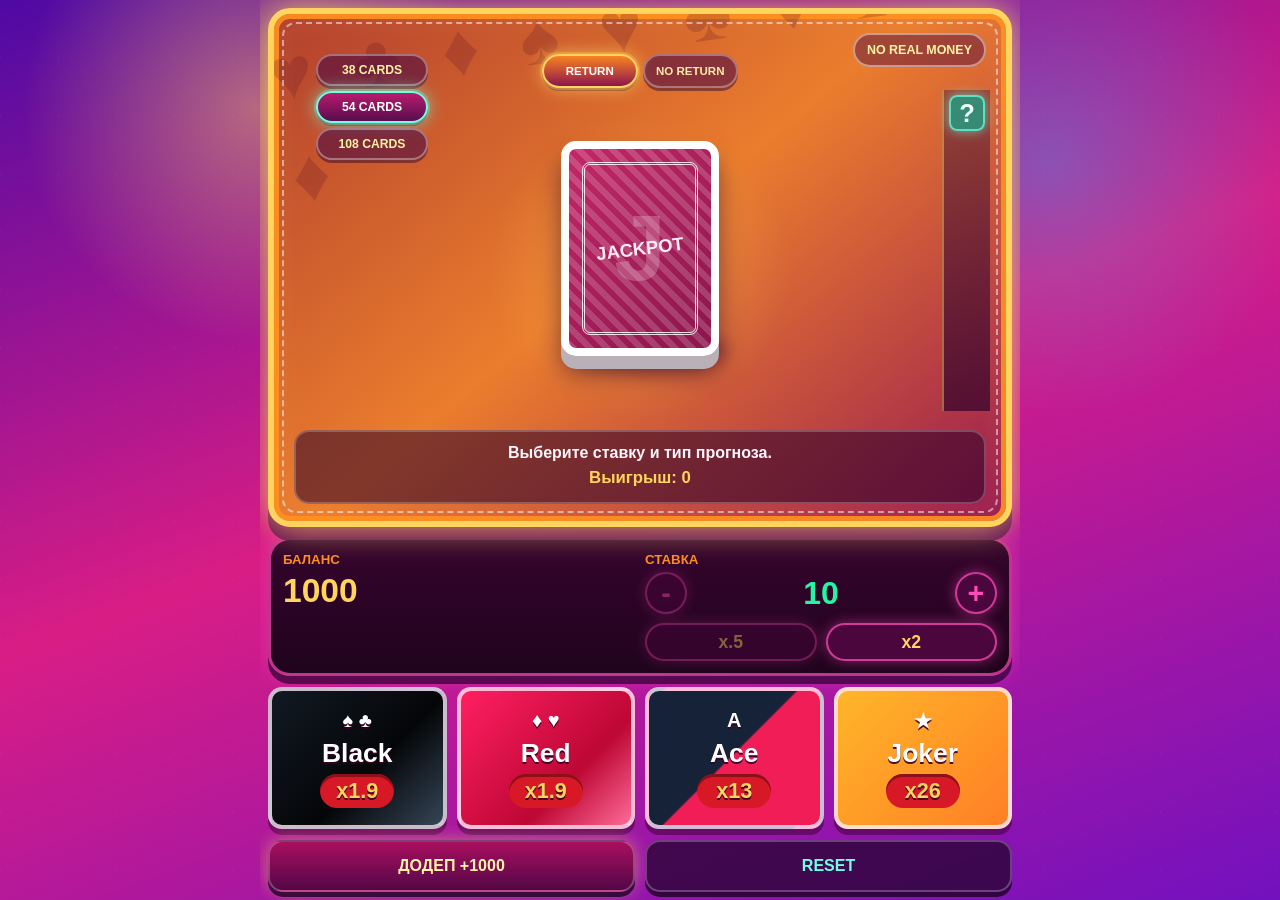
<file: index.html>
<!DOCTYPE html>
<html lang="ru">
<head>
  <meta charset="UTF-8">
  <meta name="viewport" content="width=device-width, initial-scale=1.0, viewport-fit=cover">
  <title>Joker's Jackpot</title>
  <link rel="stylesheet" href="style.css">
</head>
<body>
  <main class="game-shell">
    <section class="table" id="table">
      <div class="light-frame" aria-hidden="true"></div>

      <div class="table-top">
        <div class="deck-modes" aria-label="Deck size">
          <button class="deck-mode" data-deck-mode="38" type="button">38 Cards</button>
          <button class="deck-mode active" data-deck-mode="54" type="button">54 Cards</button>
          <button class="deck-mode" data-deck-mode="108" type="button">108 Cards</button>
        </div>
        <div class="draw-modes" aria-label="Draw mode">
          <button class="draw-mode active" data-draw-mode="return" type="button">Return</button>
          <button class="draw-mode" data-draw-mode="no-return" type="button">No Return</button>
        </div>
        <span class="pill">No real money</span>
      </div>

      <aside class="history-rail" aria-label="История вытянутых карт">
        <span class="history-badge">?</span>
        <div class="history-list" id="historyList"></div>
      </aside>

      <div class="card-stage" id="cardStage">
        <div class="card-fx" aria-hidden="true">
          <span></span>
          <span></span>
          <span></span>
          <span></span>
          <span></span>
          <span></span>
          <span></span>
          <span></span>
        </div>
        <div class="card-stack" id="cardStack" aria-live="polite">
          <div class="card card-back" id="cardBack">
            <span class="back-pattern">J</span>
            <span class="back-title">Jackpot</span>
          </div>
          <div class="card card-face" id="cardFace">
            <span class="card-rank" id="cardRank">?</span>
            <span class="card-suit" id="cardSuit">?</span>
            <span class="card-name" id="cardName">Choose bet</span>
          </div>
        </div>
      </div>

      <div class="result-panel" id="resultPanel">
        <p id="message">Выберите ставку и тип прогноза.</p>
        <strong id="payoutText">Выигрыш: 0</strong>
      </div>
    </section>

    <section class="control-panel">
      <div class="balance-box">
        <span>Баланс</span>
        <strong id="balance">1000</strong>
      </div>

      <div class="bet-box">
        <span>Ставка</span>
        <div class="bet-controls">
          <div class="bet-main">
            <button class="round-btn" id="decreaseBet" type="button" aria-label="Уменьшить ставку">-</button>
            <strong id="betAmount">10</strong>
            <button class="round-btn" id="increaseBet" type="button" aria-label="Увеличить ставку">+</button>
          </div>
          <div class="bet-shortcuts">
            <button class="shortcut-btn" id="halfBet" type="button" aria-label="Уменьшить ставку вдвое">x.5</button>
            <button class="shortcut-btn" id="doubleBet" type="button" aria-label="Удвоить ставку">x2</button>
          </div>
        </div>
      </div>
    </section>

    <section class="choice-grid" aria-label="Выбор типа ставки">
      <button class="choice black" data-bet-type="black" type="button">
        <span class="choice-icons">♠ ♣</span>
        <strong>Black</strong>
        <span>x1.9</span>
      </button>
      <button class="choice red" data-bet-type="red" type="button">
        <span class="choice-icons">♦ ♥</span>
        <strong>Red</strong>
        <span>x1.9</span>
      </button>
      <button class="choice ace" data-bet-type="ace" type="button">
        <span class="choice-icons">A</span>
        <strong>Ace</strong>
        <span>x13</span>
      </button>
      <button class="choice joker" data-bet-type="joker" type="button">
        <span class="choice-icons">★</span>
        <strong>Joker</strong>
        <span>x26</span>
      </button>
    </section>

    <section class="action-row">
      <button class="secondary-btn deposit" id="depositButton" type="button">ДОДЕП +1000</button>
      <button class="secondary-btn reset" id="resetButton" type="button">RESET</button>
    </section>
  </main>

  <script src="script.js"></script>
</body>
</html>
</file>
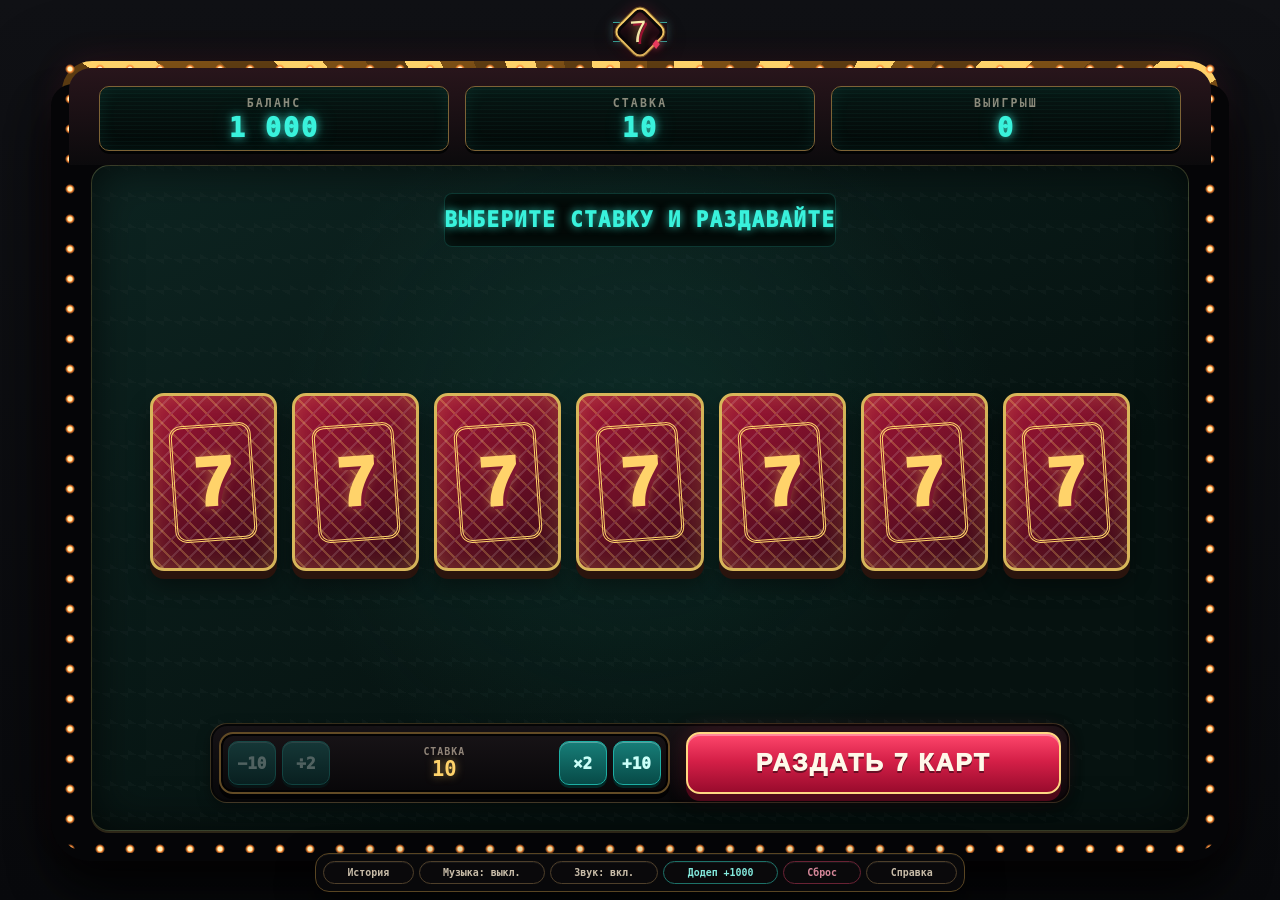
<file: electropoker/index.html>
<!doctype html>
<html lang="ru">
<head>
  <meta charset="utf-8">
  <meta name="viewport" content="width=device-width, initial-scale=1, maximum-scale=1, minimum-scale=1, user-scalable=no, viewport-fit=cover">
  <meta name="theme-color" content="#080608">
  <title>Электропокер</title>
  <style>
    :root {
      --ink: #15043d;
      --panel: rgba(31, 5, 75, .84);
      --panel-2: rgba(66, 14, 126, .88);
      --cyan: #5ff7ff;
      --cyan-2: #13c9ff;
      --pink: #ff4fd8;
      --violet: #7d42ff;
      --gold: #ffe65b;
      --white: #f8f7ff;
      --muted: #c7c0ec;
      --danger: #ff577f;
      --success: #79ffb1;
      --shadow: 0 0 16px rgba(95, 247, 255, .38), 0 18px 55px rgba(0, 0, 0, .42);
    }

    * { box-sizing: border-box; }

    html, body { min-height: 100%; }

    body {
      margin: 0;
      color: var(--white);
      font-family: Inter, ui-rounded, "Arial Rounded MT Bold", system-ui, -apple-system, sans-serif;
      background:
        radial-gradient(circle at 13% 8%, rgba(45, 185, 255, .45), transparent 28rem),
        radial-gradient(circle at 92% 22%, rgba(255, 65, 214, .34), transparent 25rem),
        radial-gradient(circle at 50% 92%, rgba(111, 60, 255, .5), transparent 32rem),
        linear-gradient(165deg, #070015 0%, #1d034f 52%, #09001e 100%);
      overflow-x: hidden;
    }

    body::before {
      content: "";
      position: fixed;
      inset: 0;
      pointer-events: none;
      opacity: .22;
      background-image:
        linear-gradient(rgba(255,255,255,.035) 1px, transparent 1px),
        linear-gradient(90deg, rgba(255,255,255,.035) 1px, transparent 1px);
      background-size: 28px 28px;
      mask-image: radial-gradient(circle at center, black, transparent 88%);
    }

    button { font: inherit; }

    .app {
      width: min(1120px, 100%);
      min-height: 100vh;
      margin: auto;
      padding: max(14px, env(safe-area-inset-top)) clamp(12px, 3vw, 34px) max(20px, env(safe-area-inset-bottom));
      display: grid;
      align-content: center;
      gap: 14px;
    }

    .topbar {
      display: flex;
      align-items: center;
      justify-content: space-between;
      gap: 12px;
    }

    .brand { min-width: 0; }

    .eyebrow {
      margin: 0 0 1px;
      color: var(--cyan);
      font-size: clamp(.7rem, 2vw, .82rem);
      font-weight: 900;
      letter-spacing: .2em;
      text-transform: uppercase;
    }

    h1 {
      margin: 0;
      font-size: clamp(1.6rem, 5vw, 3.05rem);
      line-height: .98;
      letter-spacing: -.055em;
      text-transform: uppercase;
      text-shadow: 3px 3px 0 rgba(255, 79, 216, .65), 0 0 24px rgba(95,247,255,.35);
    }

    .icon-button {
      width: 44px;
      height: 44px;
      flex: 0 0 auto;
      border: 2px solid rgba(95,247,255,.75);
      border-radius: 50%;
      color: var(--cyan);
      background: rgba(21, 4, 61, .72);
      box-shadow: 0 0 18px rgba(95,247,255,.22), inset 0 0 12px rgba(95,247,255,.08);
      cursor: pointer;
      font-size: 1.2rem;
      font-weight: 950;
      transition: transform .16s ease, background .16s ease;
    }

    .icon-button:hover { transform: translateY(-2px); background: rgba(95,247,255,.16); }

    .cabinet {
      position: relative;
      overflow: hidden;
      border: 2px solid rgba(95,247,255,.44);
      border-radius: 26px;
      background: linear-gradient(145deg, rgba(66, 16, 135, .91), rgba(20, 2, 56, .95));
      box-shadow: var(--shadow), inset 0 0 52px rgba(125,66,255,.24);
      isolation: isolate;
    }

    .cabinet::before {
      content: "";
      position: absolute;
      z-index: -1;
      inset: -50%;
      background: conic-gradient(from 90deg, transparent, rgba(95,247,255,.08), transparent 22%, rgba(255,79,216,.08), transparent 47%);
      animation: rotate 22s linear infinite;
    }

    @keyframes rotate { to { transform: rotate(360deg); } }

    .score-strip {
      display: grid;
      grid-template-columns: repeat(3, 1fr);
      gap: 1px;
      padding: 12px clamp(12px, 3vw, 24px);
      border-bottom: 1px solid rgba(95,247,255,.2);
      background: rgba(7, 0, 24, .36);
    }

    .score { text-align: center; }
    .score + .score { border-left: 1px solid rgba(255,255,255,.12); }

    .score-label {
      display: block;
      margin-bottom: 2px;
      color: var(--muted);
      font-size: clamp(.58rem, 2vw, .72rem);
      font-weight: 800;
      letter-spacing: .12em;
      text-transform: uppercase;
    }

    .score-value {
      color: var(--gold);
      font-size: clamp(1.15rem, 4vw, 1.65rem);
      font-variant-numeric: tabular-nums;
      font-weight: 950;
      text-shadow: 0 0 13px rgba(255,230,91,.3);
    }

    .game-area { padding: clamp(14px, 3vw, 28px); }

    .message-wrap {
      min-height: 58px;
      display: grid;
      place-items: center;
      text-align: center;
    }

    .message {
      margin: 0;
      color: var(--cyan);
      font-size: clamp(1.05rem, 3.5vw, 1.55rem);
      font-weight: 950;
      letter-spacing: .035em;
      text-transform: uppercase;
      text-shadow: 2px 2px 0 rgba(255,79,216,.55), 0 0 18px rgba(95,247,255,.32);
    }

    .message.win {
      color: var(--gold);
      animation: winPulse .7s ease-in-out infinite alternate;
    }

    .message.lose { color: #cfc8ee; text-shadow: none; }

    @keyframes winPulse {
      to { transform: scale(1.035); filter: brightness(1.16); text-shadow: 3px 3px 0 rgba(255,79,216,.75), 0 0 26px rgba(255,230,91,.65); }
    }

    .cards {
      display: grid;
      grid-template-columns: repeat(7, minmax(0, 1fr));
      gap: clamp(6px, 1.4vw, 14px);
      margin: 10px auto 20px;
      max-width: 930px;
      perspective: 1200px;
    }

    .card-slot {
      position: relative;
      aspect-ratio: 5 / 7;
      border: 0;
      border-radius: clamp(10px, 2vw, 17px);
      padding: 0;
      color: var(--ink);
      background: transparent;
      cursor: default;
      transform-style: preserve-3d;
      transition: transform .18s ease, filter .18s ease;
    }

    .card-slot.active { cursor: pointer; }
    .card-slot.active:hover { transform: translateY(-6px); filter: brightness(1.05); }
    .card-slot.selected {
      transform: translateY(-9px) rotate(-1deg);
      filter: drop-shadow(0 0 13px rgba(255,79,216,.7));
    }

    .card-slot.selected::after {
      content: "ЗАМЕНИТЬ";
      position: absolute;
      z-index: 4;
      left: 50%;
      bottom: -7px;
      transform: translateX(-50%);
      padding: 4px 7px;
      border: 2px solid var(--gold);
      border-radius: 999px;
      color: #2a0a4b;
      background: var(--gold);
      box-shadow: 0 0 16px rgba(255,230,91,.66);
      font-size: clamp(.46rem, 1.5vw, .69rem);
      font-weight: 1000;
      letter-spacing: .04em;
    }

    .card-face {
      position: absolute;
      inset: 0;
      overflow: hidden;
      border: clamp(2px, .35vw, 4px) solid rgba(255,255,255,.8);
      border-radius: inherit;
      background:
        linear-gradient(145deg, rgba(255,255,255,.98), rgba(231,228,255,.97));
      box-shadow: 0 7px 18px rgba(0,0,0,.28), inset 0 0 18px rgba(72,31,145,.16);
      backface-visibility: hidden;
    }

    .card-face.red { color: #e9216d; }
    .card-face.black { color: #171130; }

    .card-rank {
      position: absolute;
      top: 5%;
      left: 8%;
      font-size: clamp(1.1rem, 4vw, 2.4rem);
      line-height: .85;
      font-weight: 1000;
      letter-spacing: -.08em;
    }

    .card-rank small {
      display: block;
      margin-top: 5px;
      font-size: .65em;
      text-align: center;
    }

    .card-suit {
      position: absolute;
      inset: 0;
      display: grid;
      place-items: center;
      font-family: Georgia, serif;
      font-size: clamp(2.1rem, 8vw, 5.4rem);
      text-shadow: 0 4px 0 rgba(0,0,0,.08);
    }

    .card-back {
      position: absolute;
      inset: 0;
      border: 3px solid rgba(255,255,255,.72);
      border-radius: inherit;
      background:
        linear-gradient(45deg, transparent 43%, rgba(95,247,255,.42) 44% 56%, transparent 57%) 0 0 / 22px 22px,
        linear-gradient(-45deg, transparent 43%, rgba(255,79,216,.34) 44% 56%, transparent 57%) 0 0 / 22px 22px,
        linear-gradient(145deg, #2a0a78, #7d23c9);
      box-shadow: 0 8px 22px rgba(0,0,0,.3), inset 0 0 22px rgba(95,247,255,.3);
    }

    .card-back::after {
      content: "E";
      position: absolute;
      inset: 16%;
      display: grid;
      place-items: center;
      border: 2px solid rgba(255,255,255,.65);
      border-radius: 50%;
      color: white;
      font-size: clamp(1.7rem, 7vw, 4.3rem);
      font-weight: 1000;
      text-shadow: 3px 3px 0 var(--pink);
      transform: rotate(-8deg);
    }

    .card-slot.dealing { animation: deal .34s cubic-bezier(.2,.75,.3,1.15) both; }
    .card-slot.redrawing { animation: redraw .48s cubic-bezier(.2,.75,.25,1.15) both; }
    .card-slot.winner .card-face { animation: cardWin .65s ease-in-out infinite alternate; }

    @keyframes deal {
      from { opacity: 0; transform: translate(50px, -55px) rotate(12deg) scale(.7); }
      to { opacity: 1; transform: none; }
    }

    @keyframes redraw {
      0% { opacity: 0; transform: translateY(-55px) rotateY(90deg) scale(.72); }
      70% { transform: translateY(4px) rotateY(-8deg) scale(1.04); }
      100% { opacity: 1; transform: none; }
    }

    @keyframes cardWin {
      to { border-color: var(--gold); box-shadow: 0 0 28px rgba(255,230,91,.8), 0 8px 22px rgba(0,0,0,.3); }
    }

    .controls {
      display: grid;
      grid-template-columns: minmax(0, 1fr) minmax(190px, 1.35fr);
      gap: 12px;
      align-items: stretch;
      max-width: 760px;
      margin: auto;
    }

    .bet-panel {
      display: grid;
      grid-template-columns: 48px 48px minmax(64px, 1fr) 48px 48px;
      gap: 6px;
      align-items: center;
      padding: 7px;
      border: 1px solid rgba(255,255,255,.18);
      border-radius: 15px;
      background: rgba(7,0,24,.34);
    }

    .bet-step {
      height: 44px;
      border: 0;
      border-radius: 10px;
      color: var(--cyan);
      background: rgba(95,247,255,.1);
      cursor: pointer;
      font-size: 1.4rem;
      font-weight: 1000;
    }

    .bet-step:disabled { opacity: .35; cursor: not-allowed; }

    .bet-display { text-align: center; }
    .bet-display span { display: block; color: var(--muted); font-size: .62rem; font-weight: 850; letter-spacing: .1em; text-transform: uppercase; }
    .bet-display strong { color: white; font-size: 1.28rem; font-variant-numeric: tabular-nums; }

    .main-button {
      min-height: 62px;
      border: 2px solid rgba(255,255,255,.75);
      border-radius: 16px;
      padding: 10px 18px;
      color: #16043b;
      background: linear-gradient(180deg, #9cffff, #25d7f4);
      box-shadow: 0 5px 0 #087fbb, 0 0 28px rgba(95,247,255,.42), inset 0 2px 0 rgba(255,255,255,.6);
      cursor: pointer;
      font-size: clamp(1.05rem, 3vw, 1.35rem);
      font-weight: 1000;
      letter-spacing: .045em;
      text-transform: uppercase;
      transition: transform .1s ease, filter .1s ease, box-shadow .1s ease;
    }

    .main-button:hover { filter: brightness(1.08); transform: translateY(-1px); }
    .main-button:active { transform: translateY(4px); box-shadow: 0 1px 0 #087fbb, 0 0 20px rgba(95,247,255,.32); }
    .main-button:disabled { filter: grayscale(.7); opacity: .55; cursor: not-allowed; transform: none; }

    .paytable {
      padding: 0 clamp(12px, 3vw, 24px) clamp(14px, 3vw, 24px);
    }

    .paytable-grid {
      display: grid;
      grid-template-columns: repeat(3, 1fr);
      overflow: hidden;
      border: 2px solid rgba(128,105,255,.78);
      border-radius: 16px;
      background: rgba(11,1,35,.55);
      box-shadow: inset 0 0 18px rgba(125,66,255,.2);
    }

    .pay-row {
      display: flex;
      align-items: center;
      justify-content: space-between;
      gap: 8px;
      min-height: 39px;
      padding: 7px 11px;
      border-bottom: 1px solid rgba(255,255,255,.09);
      color: #ebe8ff;
      font-size: clamp(.7rem, 1.8vw, .92rem);
      font-weight: 900;
      text-transform: uppercase;
      transition: background .2s, color .2s;
    }

    .pay-row:not(:nth-child(3n)) { border-right: 1px solid rgba(255,255,255,.09); }
    .pay-row strong { color: var(--cyan); font-size: 1.06em; white-space: nowrap; }
    .pay-row.current { color: #2b074a; background: linear-gradient(90deg, var(--gold), #ffb84d); }
    .pay-row.current strong { color: #2b074a; }

    .footer-actions {
      display: flex;
      flex-wrap: wrap;
      justify-content: center;
      gap: 10px;
    }

    .text-button {
      border: 0;
      padding: 6px 10px;
      color: var(--muted);
      background: transparent;
      cursor: pointer;
      font-size: .75rem;
      font-weight: 800;
      text-decoration: underline;
      text-underline-offset: 3px;
    }

    dialog {
      width: min(570px, calc(100% - 28px));
      max-height: calc(100vh - 40px);
      overflow: auto;
      border: 2px solid var(--cyan);
      border-radius: 22px;
      padding: 0;
      color: white;
      background: linear-gradient(150deg, #311079, #130330 74%);
      box-shadow: 0 0 46px rgba(95,247,255,.35), 0 20px 60px rgba(0,0,0,.6);
    }

    dialog::backdrop { background: rgba(4,0,14,.8); backdrop-filter: blur(7px); }
    .modal-body { padding: 24px; }
    .modal-body h2 { margin: 0 0 12px; color: var(--cyan); font-size: 1.45rem; text-transform: uppercase; }
    .modal-body p, .modal-body li { color: #e3defa; line-height: 1.55; }
    .modal-body ol { padding-left: 1.25rem; }
    .modal-close { width: 100%; margin-top: 8px; min-height: 48px; }

    .combo-guide {
      display: grid;
      gap: 6px;
      margin: 16px 0 12px;
    }
    .combo-guide-title {
      margin: 0 0 2px;
      color: var(--gold);
      font-family: ui-monospace, SFMono-Regular, Consolas, monospace;
      font-size: .72rem;
      font-weight: 900;
      letter-spacing: .14em;
      text-transform: uppercase;
    }
    .combo-row {
      display: grid;
      grid-template-columns: minmax(0, 1fr) auto;
      gap: 2px 12px;
      padding: 8px 10px;
      border: 1px solid color-mix(in srgb, var(--guide-color) 32%, transparent);
      border-radius: 10px;
      background: color-mix(in srgb, var(--guide-color) 6%, rgba(0,0,0,.26));
    }
    .combo-row strong { color: var(--guide-color); font-size: .86rem; text-transform: uppercase; }
    .combo-row b { color: var(--guide-color); font-family: ui-monospace, monospace; }
    .combo-row small { grid-column: 1 / -1; color: #a99e91; line-height: 1.35; }
    .combo-row.royal { --guide-color: #fff4a8; }
    .combo-row.straight-flush { --guide-color: #6cfff1; }
    .combo-row.four { --guide-color: #ff6262; }
    .combo-row.full-house { --guide-color: #d998ff; }
    .combo-row.flush { --guide-color: #ff76da; }
    .combo-row.straight { --guide-color: #62c7ff; }
    .combo-row.three { --guide-color: #87ff73; }
    .combo-row.two-pair { --guide-color: #ffb84f; }
    .combo-row.jacks { --guide-color: #f4f7ff; }
    .combo-formula { margin: 10px 0 0 !important; color: var(--gold) !important; font-family: ui-monospace, monospace; text-align: center; }

    .history-list { display: grid; gap: 9px; margin: 14px 0 4px; }
    .history-empty { color: var(--muted); text-align: center; padding: 18px 4px; }
    .history-item {
      display: grid;
      grid-template-columns: 1fr auto;
      gap: 5px 12px;
      padding: 11px 12px;
      border: 1px solid rgba(255,255,255,.13);
      border-radius: 12px;
      background: rgba(6,0,25,.3);
    }
    .history-result { color: var(--white); font-weight: 900; }
    .history-result.won { color: var(--gold); }
    .history-meta { color: var(--muted); font-size: .76rem; }
    .history-cards { grid-column: 1 / -1; color: var(--cyan); font-family: ui-monospace, SFMono-Regular, Consolas, monospace; letter-spacing: .08em; }
    .history-money { color: var(--success); font-weight: 900; white-space: nowrap; }

    .toast {
      position: fixed;
      z-index: 20;
      left: 50%;
      bottom: max(20px, env(safe-area-inset-bottom));
      transform: translate(-50%, 30px);
      padding: 10px 16px;
      border: 1px solid rgba(255,255,255,.35);
      border-radius: 999px;
      color: white;
      background: rgba(20,2,55,.94);
      box-shadow: 0 10px 30px rgba(0,0,0,.4);
      opacity: 0;
      pointer-events: none;
      transition: .25s ease;
      font-size: .82rem;
      font-weight: 800;
      text-align: center;
    }

    .toast.show { opacity: 1; transform: translate(-50%, 0); }

    @media (max-width: 680px) {
      .app { align-content: start; }
      .cabinet { border-radius: 20px; }
      .game-area { padding-inline: 10px; }
      .cards {
        width: min(100%, 430px);
        grid-template-columns: repeat(4, minmax(0, 1fr));
        gap: 8px;
        margin-top: 3px;
      }
      .controls { grid-template-columns: 1fr; padding-inline: 4px; }
      .main-button { grid-row: 1; }
      .bet-panel { grid-row: 2; }
      .paytable-grid { grid-template-columns: repeat(2, 1fr); }
      .pay-row:not(:nth-child(3n)) { border-right: 0; }
      .pay-row:nth-child(odd) { border-right: 1px solid rgba(255,255,255,.09); }
      .paytable { padding-inline: 9px; }
      .message-wrap { min-height: 50px; }
    }

    @media (max-width: 390px) {
      .pay-row { min-height: 35px; padding: 6px 7px; font-size: .66rem; }
      .card-slot.selected::after { padding: 3px 4px; letter-spacing: 0; font-size: .44rem; }
    }

    /* --- Original Midnight Jackpot cabinet theme --- */
    :root {
      --ink: #120d0a;
      --panel: #120e14;
      --panel-2: #241018;
      --cyan: #39f2dc;
      --cyan-2: #00a99d;
      --pink: #ff365f;
      --violet: #5145e5;
      --gold: #ffd36a;
      --white: #fff8e9;
      --muted: #b9ada4;
      --danger: #ff365f;
      --success: #55f2a0;
      --shadow: 0 26px 80px rgba(0,0,0,.68), 0 0 34px rgba(255,54,95,.13);
    }

    body {
      background:
        radial-gradient(ellipse at 16% 4%, rgba(255,44,83,.29), transparent 34rem),
        radial-gradient(ellipse at 86% 18%, rgba(0,225,205,.17), transparent 32rem),
        linear-gradient(158deg, #080608 0%, #18090d 48%, #06090a 100%);
    }

    body::before {
      opacity: .42;
      background-image:
        linear-gradient(90deg, transparent 49.4%, rgba(255,211,106,.08) 50%, transparent 50.6%),
        linear-gradient(transparent 49.4%, rgba(255,211,106,.06) 50%, transparent 50.6%);
      background-size: 56px 56px;
      mask-image: linear-gradient(to bottom, rgba(0,0,0,.8), transparent 78%);
      transform: perspective(700px) rotateX(52deg) scale(1.45) translateY(19%);
      transform-origin: center bottom;
    }

    body::after {
      content: "";
      position: fixed;
      z-index: -1;
      inset: 0;
      pointer-events: none;
      background: repeating-linear-gradient(0deg, rgba(255,255,255,.018) 0 1px, transparent 1px 4px);
      mix-blend-mode: screen;
    }

    .app { width: min(1180px, 100%); gap: 18px; }

    .topbar {
      position: relative;
      justify-content: center;
      min-height: 86px;
      padding: 11px 76px;
      border: 1px solid rgba(255,211,106,.28);
      border-radius: 22px 22px 8px 8px;
      background:
        linear-gradient(90deg, transparent, rgba(255,211,106,.08), transparent),
        linear-gradient(180deg, rgba(29,19,17,.96), rgba(9,8,10,.96));
      box-shadow: inset 0 0 0 3px #080708, inset 0 -10px 26px rgba(0,0,0,.38), 0 14px 32px rgba(0,0,0,.34);
    }

    .topbar::before,
    .topbar::after {
      content: "◆";
      position: absolute;
      top: 50%;
      color: var(--gold);
      font-size: 1.2rem;
      text-shadow: 0 0 12px rgba(255,211,106,.7);
      transform: translateY(-50%) rotate(45deg);
    }
    .topbar::before { left: 29px; }
    .topbar::after { right: 29px; }

    .brand { text-align: center; }

    .eyebrow {
      color: var(--gold);
      font-family: ui-monospace, SFMono-Regular, Consolas, monospace;
      font-size: clamp(.58rem, 1.5vw, .72rem);
      letter-spacing: .34em;
      text-shadow: 0 0 12px rgba(255,211,106,.38);
    }

    h1 {
      position: relative;
      color: var(--white);
      font-family: Impact, Haettenschweiler, "Arial Narrow Bold", sans-serif;
      font-size: clamp(2.1rem, 6vw, 4.1rem);
      font-weight: 900;
      letter-spacing: .035em;
      transform: scaleX(.94);
      text-shadow:
        0 2px 0 #1eaaa4,
        0 4px 0 #be1e43,
        0 7px 0 #211219,
        0 0 28px rgba(57,242,220,.24);
    }

    .icon-button {
      position: absolute;
      z-index: 3;
      right: 20px;
      width: 46px;
      height: 46px;
      border: 2px solid var(--gold);
      color: var(--gold);
      background: radial-gradient(circle at 35% 28%, #532434, #140d11 70%);
      box-shadow: inset 0 0 0 3px #080708, 0 0 0 1px #6d5227, 0 5px 10px rgba(0,0,0,.5);
      text-shadow: 0 0 8px rgba(255,211,106,.55);
    }
    .icon-button:hover { background: #5a2133; transform: translateY(-2px) rotate(5deg); }

    .cabinet {
      overflow: visible;
      border: 7px solid transparent;
      border-radius: 30px;
      background:
        linear-gradient(155deg, #21141a, #09090b 62%, #17100f) padding-box,
        repeating-conic-gradient(from 25deg, #5d3c12 0 4deg, #ffd36a 4deg 8deg, #7b4f16 8deg 12deg) border-box;
      box-shadow: var(--shadow), inset 0 0 0 2px rgba(255,211,106,.28), inset 0 0 70px rgba(255,54,95,.08);
    }

    .cabinet::before {
      z-index: 2;
      inset: -14px;
      border-radius: 36px;
      background:
        radial-gradient(circle, #fff5be 0 2px, #ff8b35 3px, transparent 5px) 0 0 / 30px 30px;
      animation: marquee 1.1s steps(2, end) infinite;
      pointer-events: none;
    }

    .cabinet::after {
      content: "";
      position: absolute;
      z-index: -1;
      inset: 16px -18px -22px;
      border-radius: 22px 22px 38px 38px;
      background: #050507;
      box-shadow: 0 28px 40px rgba(0,0,0,.62);
    }

    @keyframes marquee {
      0% { background-position: 0 0; filter: brightness(.75); }
      50%, 100% { background-position: 15px 15px; filter: brightness(1.25); }
    }

    .score-strip {
      position: relative;
      z-index: 3;
      gap: clamp(7px, 2vw, 16px);
      padding: 18px clamp(14px, 3vw, 30px) 14px;
      border-bottom: 0;
      border-radius: 22px 22px 0 0;
      background: linear-gradient(180deg, #28151b, #0b0a0c);
    }

    .score {
      padding: 9px 8px 7px;
      border: 1px solid #7d6336;
      border-radius: 10px;
      background:
        repeating-linear-gradient(0deg, rgba(57,242,220,.035) 0 1px, transparent 1px 4px),
        linear-gradient(180deg, #071714, #030807);
      box-shadow: inset 0 0 18px rgba(57,242,220,.08), 0 3px 0 #020303;
    }
    .score + .score { border-left: 1px solid #7d6336; }
    .score-label { color: #8c8b7c; font-family: ui-monospace, monospace; letter-spacing: .19em; }
    .score-value {
      color: var(--cyan);
      font-family: ui-monospace, SFMono-Regular, Consolas, monospace;
      letter-spacing: .08em;
      text-shadow: 0 0 8px rgba(57,242,220,.75), 0 0 22px rgba(57,242,220,.28);
    }

    .game-area {
      position: relative;
      z-index: 3;
      margin: 0 clamp(8px, 2vw, 22px);
      padding: clamp(15px, 3vw, 27px);
      border: 1px solid rgba(255,211,106,.18);
      border-radius: 18px;
      background:
        radial-gradient(circle at 50% 42%, rgba(28,103,90,.24), transparent 54%),
        linear-gradient(30deg, rgba(255,255,255,.018) 12%, transparent 12.5%, transparent 87%, rgba(255,255,255,.018) 87.5%) 0 0 / 18px 31px,
        linear-gradient(150deg, #0d2421, #061210 68%);
      box-shadow: inset 0 0 45px rgba(0,0,0,.68), 0 2px 0 rgba(255,211,106,.16);
    }

    .message-wrap {
      min-height: 54px;
      margin: 0 auto 6px;
      border: 1px solid rgba(57,242,220,.2);
      border-radius: 8px;
      background: #030907;
      box-shadow: inset 0 0 16px rgba(57,242,220,.08);
    }

    .message {
      color: var(--cyan);
      font-family: ui-monospace, SFMono-Regular, Consolas, monospace;
      font-size: clamp(.9rem, 2.7vw, 1.28rem);
      letter-spacing: .08em;
      text-shadow: 0 0 9px rgba(57,242,220,.8);
    }
    .message.win { color: var(--gold); text-shadow: 0 0 10px #ff8c36, 0 0 26px rgba(255,211,106,.7); }
    .message.lose { color: #aa928e; text-shadow: 0 0 8px rgba(255,54,95,.22); animation: loseGlitch .18s steps(2,end) 3; }
    .message.made-hint { color: #7dffe9; text-shadow: 0 0 8px rgba(57,242,220,.75), 0 0 18px rgba(255,211,106,.25); }
    @keyframes loseGlitch {
      0% { transform: translateX(-2px); opacity: .65; }
      50% { transform: translateX(3px); color: #ff657f; }
      100% { transform: none; opacity: 1; }
    }

    .cards { width: min(100%, 980px); max-width: 980px; justify-self: center; gap: clamp(7px, 1.3vw, 15px); margin-block: 16px 28px; }
    .card-slot { border-radius: clamp(8px, 1.4vw, 14px); }
    .card-slot.active:hover { transform: translateY(-8px) rotate(.7deg); filter: brightness(1.08); }
    .card-slot.selected { transform: translateY(-12px) rotate(-1.5deg); filter: drop-shadow(0 0 13px rgba(255,54,95,.88)); }
    .card-slot.selected .card-face { animation: selectedPulse .72s ease-in-out infinite alternate; }
    .card-slot.made-combo:not(.selected) .card-face { animation: madeComboPulse 1.05s ease-in-out infinite alternate; }
    .card-slot.made-combo:not(.selected)::before {
      content: "✓";
      position: absolute;
      z-index: 9;
      top: -7px;
      right: -6px;
      width: 22px;
      height: 22px;
      display: grid;
      place-items: center;
      border: 1px solid #dffff8;
      border-radius: 50%;
      color: #062b27;
      background: #65f6dd;
      box-shadow: 0 0 13px rgba(57,242,220,.8);
      font-size: .75rem;
      font-weight: 1000;
    }
    .card-slot.selected::after {
      bottom: -9px;
      border: 1px solid #ffbdc9;
      color: #fff;
      background: linear-gradient(180deg, #ff4c70, #b70f35);
      box-shadow: 0 3px 0 #590416, 0 0 16px rgba(255,54,95,.65);
      font-family: ui-monospace, monospace;
    }

    .card-face {
      border-color: #d5b96c;
      background:
        linear-gradient(135deg, transparent 70%, rgba(255,211,106,.18)),
        repeating-linear-gradient(45deg, rgba(38,25,19,.018) 0 1px, transparent 1px 4px),
        #fff9e9;
      box-shadow: 0 8px 0 #4d351a, 0 13px 20px rgba(0,0,0,.42), inset 0 0 0 1px rgba(255,255,255,.8);
    }
    .card-face.red { color: #d81f48; }
    .card-face.black { color: #171313; }
    .card-rank { font-family: Impact, "Arial Narrow Bold", sans-serif; font-weight: 900; }
    .card-suit { opacity: .94; text-shadow: 0 3px 0 rgba(0,0,0,.1); }

    .card-back {
      border-color: #d8b65a;
      background:
        linear-gradient(45deg, transparent 46%, rgba(255,211,106,.25) 47% 53%, transparent 54%) 0 0 / 18px 18px,
        linear-gradient(-45deg, transparent 46%, rgba(255,255,255,.12) 47% 53%, transparent 54%) 0 0 / 18px 18px,
        linear-gradient(145deg, #a21536, #360916);
      box-shadow: 0 8px 0 #2a140d, 0 13px 22px rgba(0,0,0,.45), inset 0 0 24px rgba(255,211,106,.24);
    }
    .card-back::after {
      content: "7";
      border: 3px double var(--gold);
      border-radius: 12px;
      color: var(--gold);
      font-family: Impact, sans-serif;
      text-shadow: 3px 3px 0 #7d1730, 0 0 12px rgba(255,211,106,.5);
      transform: rotate(-4deg);
    }
    .card-slot.winner .card-face { animation: cardWinCasino .5s ease-in-out var(--win-delay, 0ms) infinite alternate; }
    .card-slot.winner::before {
      content: "✦";
      position: absolute;
      z-index: 8;
      top: -15%;
      right: -12%;
      color: var(--combo, #fff5bd);
      font-size: clamp(1rem, 3vw, 1.9rem);
      text-shadow: 0 0 5px #fff, 0 0 18px var(--combo-2, #ffab2e);
      animation: winnerSpark .8s ease-in-out var(--win-delay, 0ms) infinite alternate;
    }
    @keyframes selectedPulse {
      to { border-color: #ff6f8c; box-shadow: 0 8px 0 #4d351a, 0 0 22px rgba(255,54,95,.74); }
    }
    @keyframes madeComboPulse {
      from { border-color: #75e8d6; box-shadow: 0 8px 0 #4d351a, 0 0 10px rgba(57,242,220,.45); }
      to { transform: translateY(-3px); border-color: #fff0a0; box-shadow: 0 6px 0 #4d351a, 0 0 13px #63f7df, 0 0 27px rgba(255,211,106,.58); }
    }
    @keyframes winnerSpark {
      from { opacity: .2; transform: rotate(-18deg) scale(.6); }
      to { opacity: 1; transform: rotate(18deg) scale(1.25); }
    }
    @keyframes cardWinCasino {
      to { transform: translateY(-4px); border-color: var(--combo, #fff2a8); box-shadow: 0 6px 0 #6d4613, 0 0 12px var(--combo, #ffec9f), 0 0 38px var(--combo-2, rgba(255,168,48,.9)); }
    }

    .cabinet.jackpot {
      --combo: #ffd36a;
      --combo-2: #ff8f3d;
      animation: cabinetJackpot .52s ease-in-out 4 alternate;
    }
    .cabinet.jackpot .message-wrap {
      border-color: var(--combo);
      box-shadow: inset 0 0 18px color-mix(in srgb, var(--combo) 22%, transparent), 0 0 18px color-mix(in srgb, var(--combo) 38%, transparent);
    }
    .cabinet.jackpot .message {
      color: var(--combo);
      text-shadow: 0 0 7px #fff, 0 0 20px var(--combo-2);
    }
    .message.win {
      display: flex;
      align-items: baseline;
      justify-content: center;
      flex-wrap: wrap;
      gap: .15em .7em;
      padding: 5px 10px;
      font-size: clamp(1rem, 2.8vw, 1.3rem);
    }
    .combo-name {
      font-family: Impact, Haettenschweiler, "Arial Narrow Bold", sans-serif;
      font-size: 1.55em;
      line-height: 1;
      letter-spacing: .065em;
      white-space: nowrap;
    }
    .combo-points {
      font-size: .82em;
      font-weight: 900;
      letter-spacing: .055em;
      white-space: nowrap;
      opacity: .92;
    }
    .cabinet.result-royal { --combo: #fff4a8; --combo-2: #ff3f77; }
    .cabinet.result-straight-flush { --combo: #6cfff1; --combo-2: #2885ff; }
    .cabinet.result-four { --combo: #ff4d4d; --combo-2: #ffb229; }
    .cabinet.result-full-house { --combo: #d998ff; --combo-2: #ff4daa; }
    .cabinet.result-flush { --combo: #ff76da; --combo-2: #8e4dff; }
    .cabinet.result-straight { --combo: #62c7ff; --combo-2: #1fffd2; }
    .cabinet.result-three { --combo: #87ff73; --combo-2: #c9ff34; }
    .cabinet.result-two-pair { --combo: #ffb84f; --combo-2: #ff643d; }
    .cabinet.result-jacks { --combo: #f4f7ff; --combo-2: #4fe4d2; }

    .cabinet.result-royal .message { animation: royalCrown .72s linear infinite; font-style: italic; }
    .cabinet.result-straight-flush .message { animation: straightFlash .5s ease-in-out infinite alternate; letter-spacing: .16em; }
    .cabinet.result-four .message { animation: fourPunch .34s cubic-bezier(.2,.8,.3,1.4) infinite alternate; }
    .cabinet.result-full-house .message { animation: fullHouseBounce .78s ease-in-out infinite; }
    .cabinet.result-flush .message { animation: flushGlow .9s ease-in-out infinite alternate; }
    .cabinet.result-straight .message { animation: straightRun .72s ease-in-out infinite alternate; }
    .cabinet.result-three .message { animation: threeBeat .64s steps(2,end) infinite; }
    .cabinet.result-two-pair .message { animation: pairBlink .75s steps(2,end) infinite; }
    .cabinet.result-jacks .message { animation: jacksChrome 1s ease-in-out infinite alternate; }

    @keyframes royalCrown {
      0% { filter: hue-rotate(0deg) brightness(1.15); transform: scale(1); }
      50% { transform: scale(1.045); }
      100% { filter: hue-rotate(360deg) brightness(1.15); transform: scale(1); }
    }
    @keyframes straightFlash { to { transform: skewX(-5deg); filter: brightness(1.4); } }
    @keyframes fourPunch { to { transform: scale(1.08) rotate(-1deg); letter-spacing: .12em; } }
    @keyframes fullHouseBounce { 50% { transform: translateY(-4px); } }
    @keyframes flushGlow { to { filter: saturate(1.5) brightness(1.35); text-shadow: 0 0 9px #fff, 0 0 30px var(--combo); } }
    @keyframes straightRun { from { transform: translateX(-5px); } to { transform: translateX(5px); } }
    @keyframes threeBeat { 50% { transform: scale(1.05); } }
    @keyframes pairBlink { 50% { opacity: .65; text-shadow: 5px 0 0 var(--combo-2), -5px 0 0 var(--combo); } }
    @keyframes jacksChrome { to { filter: brightness(1.45); letter-spacing: .14em; } }
    .cabinet.jackpot .game-area::after {
      content: "";
      position: absolute;
      z-index: 7;
      inset: 0;
      border-radius: inherit;
      pointer-events: none;
      background:
        radial-gradient(circle, #fff5b5 0 2px, transparent 3px) 8% 22% / 74px 68px,
        radial-gradient(circle, #ff365f 0 2px, transparent 3px) 34% 11% / 91px 77px,
        radial-gradient(circle, #39f2dc 0 2px, transparent 3px) 77% 18% / 83px 72px;
      animation: jackpotRain 1.4s linear infinite;
    }
    @keyframes cabinetJackpot {
      to { filter: brightness(1.18); box-shadow: 0 0 18px var(--combo), 0 0 65px var(--combo-2), 0 30px 85px rgba(0,0,0,.7); }
    }
    @keyframes jackpotRain {
      from { background-position: 8% -100px, 34% -80px, 77% -120px; opacity: 0; }
      15% { opacity: 1; }
      to { background-position: 12% 420px, 30% 390px, 81% 440px; opacity: .35; }
    }

    .card-slot.dealing { animation: casinoDeal .56s cubic-bezier(.15,.82,.22,1.18) both; }
    .card-slot.redrawing { animation: casinoRedraw .72s cubic-bezier(.2,.76,.25,1.1) both; }
    @keyframes casinoDeal {
      0% { opacity: 0; transform: translate(160px,-120px) rotateZ(24deg) rotateY(100deg) scale(.52); }
      58% { opacity: 1; transform: translate(-7px,4px) rotateZ(-3deg) rotateY(-8deg) scale(1.05); }
      82% { transform: translate(2px,-2px) rotateZ(1deg) rotateY(2deg) scale(.99); }
      100% { transform: none; }
    }
    @keyframes casinoRedraw {
      0% { opacity: 0; transform: translateY(-90px) rotateZ(18deg) rotateY(180deg) scale(.58); filter: brightness(2); }
      62% { opacity: 1; transform: translateY(7px) rotateZ(-3deg) rotateY(-10deg) scale(1.07); }
      82% { transform: translateY(-3px) rotateZ(1deg) rotateY(3deg) scale(.99); }
      100% { transform: none; }
    }

    .controls { max-width: 850px; grid-template-columns: minmax(0, 1.2fr) minmax(230px, 1fr); gap: 16px; }
    .bet-panel {
      border: 2px solid #624b25;
      border-radius: 14px;
      background: linear-gradient(180deg, #171316, #080709);
      box-shadow: inset 0 0 0 2px #020203, 0 5px 0 #020203;
    }
    .bet-step {
      border: 1px solid #1daea3;
      color: #cafff8;
      background: linear-gradient(180deg, #177e78, #074a47);
      box-shadow: inset 0 1px 0 rgba(255,255,255,.28), 0 3px 0 #022927;
      font-family: ui-monospace, monospace;
      font-size: 1rem;
      transition: transform .1s, filter .1s;
    }
    .bet-step:hover:not(:disabled) { filter: brightness(1.2); transform: translateY(-1px); }
    .bet-step:active:not(:disabled) { transform: translateY(2px); box-shadow: 0 1px 0 #022927; }
    .bet-display span { color: #918579; font-family: ui-monospace, monospace; }
    .bet-display strong { color: var(--gold); font-family: ui-monospace, monospace; text-shadow: 0 0 9px rgba(255,211,106,.5); }

    .main-button {
      position: relative;
      overflow: hidden;
      border: 2px solid #ffd783;
      border-radius: 14px;
      color: #fff8e9;
      background: linear-gradient(180deg, #ff476c 0%, #d41f47 47%, #990b2d 100%);
      box-shadow: 0 7px 0 #4e0819, 0 10px 18px rgba(0,0,0,.45), inset 0 2px 0 rgba(255,255,255,.35), 0 0 22px rgba(255,54,95,.22);
      font-family: Impact, Haettenschweiler, "Arial Narrow Bold", sans-serif;
      font-size: clamp(1.2rem, 3vw, 1.55rem);
      letter-spacing: .08em;
      text-shadow: 0 2px 0 #681025;
    }
    .main-button::after {
      content: "";
      position: absolute;
      inset: -80% -40%;
      background: linear-gradient(105deg, transparent 42%, rgba(255,255,255,.34) 49%, transparent 56%);
      transform: translateX(-45%);
      animation: buttonShine 3.2s ease-in-out infinite;
    }
    @keyframes buttonShine { 0%, 55% { transform: translateX(-50%); } 85%, 100% { transform: translateX(50%); } }
    .main-button:hover { filter: saturate(1.2) brightness(1.08); }
    .main-button:active { box-shadow: 0 2px 0 #4e0819, 0 4px 8px rgba(0,0,0,.4); }
    .main-button.shuffle-mode {
      border-color: #95fff4;
      color: #edfffc;
      background: linear-gradient(180deg, #29d9ca 0%, #079f98 48%, #056c6c 100%);
      box-shadow: 0 7px 0 #023e40, 0 10px 18px rgba(0,0,0,.45), inset 0 2px 0 rgba(255,255,255,.4), 0 0 25px rgba(57,242,220,.3);
      text-shadow: 0 2px 0 #025253;
    }
    .main-button.shuffle-mode:active { box-shadow: 0 2px 0 #023e40, 0 4px 8px rgba(0,0,0,.4); }

    .paytable { position: relative; z-index: 3; padding-top: 18px; }
    .paytable::before {
      content: "ВЫПЛАТЫ  ·  ЛУЧШАЯ ПЯТЁРКА ИЗ СЕМИ";
      display: block;
      margin-bottom: 8px;
      color: #8f7c5d;
      font-family: ui-monospace, monospace;
      font-size: .62rem;
      letter-spacing: .17em;
      text-align: center;
    }
    .paytable-grid {
      border-color: #765925;
      border-radius: 12px;
      background: #0c0a0c;
      box-shadow: inset 0 0 24px rgba(0,0,0,.65), 0 4px 0 #020203;
    }
    .pay-row { color: #d9cfc0; border-color: rgba(255,211,106,.1); font-family: ui-monospace, monospace; letter-spacing: .02em; }
    .pay-row:not(:nth-child(3n)) { border-right-color: rgba(255,211,106,.12); }
    .pay-row strong { color: var(--gold); text-shadow: 0 0 8px rgba(255,211,106,.32); }
    .pay-row.current { color: #160d04; background: linear-gradient(90deg, #ffb43d, #fff1a0, #ffb43d); animation: payFlash .5s steps(2,end) infinite; }
    .pay-row.current strong { color: #160d04; text-shadow: none; }
    @keyframes payFlash { 50% { filter: brightness(1.28); } }

    .footer-actions { padding: 8px 4px 0; gap: 8px; }
    .text-button {
      border: 1px solid #4e3f2a;
      border-radius: 999px;
      padding: 8px 13px;
      color: #c8bca8;
      background: rgba(12,10,12,.72);
      box-shadow: inset 0 1px 0 rgba(255,255,255,.05);
      text-decoration: none;
      font-family: ui-monospace, monospace;
      transition: border-color .15s, color .15s, transform .15s;
    }
    .text-button:hover { border-color: var(--gold); color: var(--gold); transform: translateY(-1px); }
    #depositButton { border-color: #1d7168; color: #83e9dd; }
    #resetButton { border-color: #692234; color: #d7889a; }

    dialog {
      border-color: var(--gold);
      border-radius: 18px;
      background:
        linear-gradient(135deg, rgba(255,211,106,.06), transparent 35%),
        linear-gradient(160deg, #24141a, #09090b 72%);
      box-shadow: inset 0 0 0 3px #080708, 0 0 0 1px #715526, 0 24px 70px rgba(0,0,0,.75);
    }
    dialog::backdrop { background: rgba(4,3,4,.84); }
    .modal-body h2 { color: var(--gold); font-family: Impact, sans-serif; letter-spacing: .06em; }
    .modal-body p, .modal-body li { color: #d8cfc3; }
    .history-item { border-color: rgba(255,211,106,.16); background: rgba(0,0,0,.28); }
    .history-result.won { color: var(--gold); }
    .history-cards { color: var(--cyan); }
    .toast { border-color: #8a672b; background: #150e10; color: var(--gold); }

    @media (max-width: 680px) {
      body { overflow-y: auto; }
      .app { min-height: 100svh; gap: 7px; padding: 6px 7px 9px; }
      .topbar { min-height: 58px; padding: 5px 56px; border-radius: 14px 14px 5px 5px; }
      .topbar::before { left: 18px; }
      .topbar::after { display: none; }
      h1 { font-size: clamp(1.8rem, 9vw, 2.65rem); }
      .eyebrow { font-size: .51rem; }
      .icon-button { right: 10px; width: 36px; height: 36px; }
      .cabinet { border-width: 5px; border-radius: 22px; }
      .cabinet::before { inset: -10px; background-size: 24px 24px; }
      .score-strip { padding: 8px 7px 6px; gap: 5px; }
      .score { padding: 5px 3px 3px; }
      .score-label { font-size: .49rem; }
      .score-value { font-size: 1rem; }
      .game-area { margin-inline: 4px; padding: 7px 6px 10px; }
      .message-wrap { min-height: 34px; margin-bottom: 3px; }
      .message { font-size: clamp(.68rem, 3vw, .9rem); }
      .cards {
        display: grid;
        width: 100%;
        max-width: 390px;
        grid-template-columns: repeat(8, minmax(0, 1fr));
        gap: 8px 4px;
        margin-block: 8px 16px;
        padding-inline: 2px;
      }
      .card-slot {
        grid-column: span 2;
        width: 100%;
        min-width: 0;
        max-width: none;
        margin-left: 0;
      }
      .card-slot:nth-child(1) { grid-column: 1 / span 2; grid-row: 1; }
      .card-slot:nth-child(2) { grid-column: 3 / span 2; grid-row: 1; }
      .card-slot:nth-child(3) { grid-column: 5 / span 2; grid-row: 1; }
      .card-slot:nth-child(4) { grid-column: 7 / span 2; grid-row: 1; }
      .card-slot:nth-child(5) { grid-column: 2 / span 2; grid-row: 2; }
      .card-slot:nth-child(6) { grid-column: 4 / span 2; grid-row: 2; }
      .card-slot:nth-child(7) { grid-column: 6 / span 2; grid-row: 2; }
      .card-slot:hover,
      .card-slot.active:hover { z-index: 5; }
      .card-slot.selected { z-index: 6; transform: translateY(-10px) rotate(-1.5deg); }
      .card-rank { font-size: clamp(.9rem, 5vw, 1.35rem); }
      .card-suit { font-size: clamp(1.65rem, 9vw, 2.7rem); }
      .controls { gap: 8px; }
      .main-button { min-height: 47px; font-size: 1.08rem; }
      .bet-panel { padding-block: 5px; }
      .bet-step { height: 38px; }
      .bet-display strong { font-size: 1.05rem; }
      .footer-actions { flex-wrap: nowrap; gap: 4px; padding-top: 3px; }
      .text-button { flex: 1 1 auto; padding: 6px 5px; font-size: clamp(.52rem, 2vw, .68rem); white-space: nowrap; }
    }

    @media (max-width: 390px) {
      .topbar::before { display: none; }
      .topbar { padding-inline: 46px; }
      h1 { font-size: 2rem; }
      .cards { gap: 7px 4px; }
      .bet-panel { grid-template-columns: 43px 43px minmax(54px,1fr) 43px 43px; gap: 4px; padding: 6px; }
      .bet-step { font-size: .88rem; }
      .text-button { padding: 7px 10px; font-size: .69rem; }
    }

    @media (max-width: 390px) {
      .cards { gap: 7px 4px; }
      .text-button { padding: 5px 3px; font-size: .53rem; }
      .card-slot.selected::after { font-size: .39rem; }
    }

    @media (max-width: 680px) and (max-height: 720px) {
      .topbar { min-height: 51px; }
      .score-strip { padding-block: 5px 4px; }
      .game-area { padding-block: 5px 7px; }
      .message-wrap { min-height: 29px; }
      .cards { max-width: 365px; margin-block: 5px 14px; }
      .main-button { min-height: 42px; }
      .bet-step { height: 34px; }
      .footer-actions { padding-top: 0; }
    }

    /* Full-screen shell, compact logo and corrected control console */
    html {
      width: 100%;
      height: 100%;
      overflow: hidden;
      overscroll-behavior: none;
      touch-action: manipulation;
      background: #090a0c;
    }

    body {
      width: 100%;
      height: 100%;
      min-height: 0;
      overflow: hidden;
      overscroll-behavior: none;
      background: linear-gradient(180deg, #101115 0%, #090a0d 100%);
    }
    body::before { display: none; }
    body::after { opacity: .14; }

    .app {
      width: 100%;
      max-width: 1180px;
      height: 100dvh;
      min-height: 0;
      padding:
        max(10px, env(safe-area-inset-top))
        max(12px, env(safe-area-inset-right))
        max(8px, env(safe-area-inset-bottom))
        max(12px, env(safe-area-inset-left));
      grid-template-rows: 44px minmax(0, 1fr) auto;
      align-content: stretch;
      gap: 7px;
    }

    .topbar {
      min-height: 0;
      height: 44px;
      padding: 0;
      border: 0;
      border-radius: 0;
      background: transparent;
      box-shadow: none;
    }
    .topbar::before,
    .topbar::after { display: none; }

    .brand-logo {
      position: relative;
      width: 68px;
      height: 42px;
      display: grid;
      place-items: center;
      isolation: isolate;
      filter: drop-shadow(0 7px 7px rgba(0,0,0,.55));
    }
    .brand-logo::before {
      content: "";
      position: absolute;
      z-index: -1;
      width: 36px;
      height: 36px;
      border: 2px solid var(--gold);
      border-radius: 9px;
      background: linear-gradient(145deg, #471021, #100a0d 68%);
      box-shadow: inset 0 0 0 3px #090709, 0 0 0 1px #6f5221, 0 0 15px rgba(255,54,95,.24);
      transform: rotate(45deg);
    }
    .brand-logo::after {
      content: "";
      position: absolute;
      z-index: -2;
      width: 54px;
      height: 18px;
      border-block: 1px solid rgba(57,242,220,.72);
      box-shadow: 0 0 10px rgba(57,242,220,.28);
    }
    .logo-seven {
      color: #fff4b2;
      font-family: Impact, Haettenschweiler, sans-serif;
      font-size: 1.9rem;
      line-height: 1;
      text-shadow: 2px 2px 0 #a31335, 0 0 10px rgba(255,211,106,.72);
      transform: translate(-2px, -1px) rotate(-4deg);
    }
    .logo-suit {
      position: absolute;
      right: 12px;
      bottom: 1px;
      color: #ff4167;
      font-size: .82rem;
      text-shadow: 0 0 7px rgba(255,65,103,.85);
    }

    .cabinet {
      width: 100%;
      height: 100%;
      min-height: 0;
      display: grid;
      grid-template-rows: auto minmax(0, 1fr);
    }
    .game-area {
      width: auto;
      height: calc(100% - 8px);
      min-height: 0;
      display: grid;
      grid-template-rows: auto minmax(0, 1fr) auto;
      align-items: center;
    }
    .cards { align-self: center; }

    .controls {
      width: 100%;
      max-width: 860px;
      padding: 8px;
      border: 1px solid rgba(255,211,106,.19);
      border-radius: 17px;
      background: linear-gradient(180deg, rgba(23,19,22,.96), rgba(7,7,9,.97));
      box-shadow: inset 0 0 0 2px #050506, 0 5px 14px rgba(0,0,0,.35);
    }

    .utility-dock {
      position: relative;
      z-index: 30;
      width: 100%;
      height: auto;
      display: flex;
      align-items: center;
      justify-content: center;
    }
    .dock-toggle {
      width: 42px;
      height: 16px;
      border: 1px solid #514329;
      border-radius: 999px;
      padding: 0 0 7px;
      color: #8f846f;
      background: #0b0b0d;
      box-shadow: inset 0 1px 0 rgba(255,255,255,.05);
      cursor: pointer;
      font-size: .7rem;
      line-height: 8px;
      letter-spacing: .12em;
    }
    .footer-actions {
      position: static;
      width: min(100%, 650px);
      max-width: 650px;
      padding: 7px;
      display: flex;
      flex-wrap: wrap;
      justify-content: center;
      gap: 5px;
      border: 1px solid #594522;
      border-radius: 14px;
      background: rgba(9,9,11,.97);
      box-shadow: 0 14px 36px rgba(0,0,0,.66), inset 0 1px 0 rgba(255,255,255,.05);
      opacity: 1;
      visibility: visible;
      pointer-events: auto;
      transform: none;
    }
    .utility-dock.open .footer-actions {
      opacity: 1;
      visibility: visible;
      pointer-events: auto;
      transform: none;
    }
    .utility-dock.open .dock-toggle { color: var(--gold); border-color: var(--gold); }
    .footer-actions .text-button {
      flex: 1 1 auto;
      padding: 5px 8px;
      font-size: .62rem;
    }
    .dock-toggle { display: none; }

    @media (max-width: 680px) {
      .app {
        min-height: 0;
        height: 100dvh;
        padding:
          max(8px, env(safe-area-inset-top))
          max(10px, env(safe-area-inset-right))
          max(6px, env(safe-area-inset-bottom))
          max(10px, env(safe-area-inset-left));
        grid-template-rows: 39px minmax(0, 1fr) auto;
        gap: 6px;
      }
      .topbar { height: 39px; min-height: 0; padding: 0; }
      .brand-logo { width: 60px; height: 38px; }
      .brand-logo::before { width: 31px; height: 31px; }
      .logo-seven { font-size: 1.65rem; }
      .logo-suit { right: 11px; font-size: .72rem; }
      .cabinet { height: 100%; min-height: 0; }
      .game-area { height: calc(100% - 6px); min-height: 0; }
      .controls {
        max-width: 430px;
        grid-template-columns: minmax(0, 1fr) !important;
        grid-template-rows: auto auto;
        gap: 8px;
        padding: 7px;
      }
      .bet-panel { grid-row: 1; width: 100%; }
      .main-button { grid-row: 2; width: 100%; min-height: 49px; }
      .footer-actions {
        width: min(94vw, 360px);
        padding: 6px;
      }
      .footer-actions .text-button {
        flex: 1 1 calc(33.333% - 5px);
        min-width: 0;
        padding: 5px 4px;
        font-size: .58rem;
      }
      .message.win { font-size: clamp(1rem, 4.2vw, 1.2rem); }
      .combo-name { font-size: 1.5em; }
      .combo-points { font-size: .78em; }
    }

    @media (max-width: 680px) and (max-height: 700px) {
      .controls { gap: 5px; padding: 5px; }
      .main-button { min-height: 42px; }
      .bet-step { height: 34px; }
      .cards { margin-block: 4px 9px; }
    }

    @media (prefers-reduced-motion: reduce) {
      *, *::before, *::after { animation-duration: .01ms !important; animation-iteration-count: 1 !important; scroll-behavior: auto !important; }
    }
  </style>
</head>
<body>
  <main class="app">
    <header class="topbar">
      <div class="brand-logo" aria-label="Электропокер">
        <span class="logo-seven">7</span>
        <span class="logo-suit">♦</span>
      </div>
    </header>

    <section class="cabinet" aria-label="Игровой автомат">
      <div class="score-strip">
        <div class="score"><span class="score-label">Баланс</span><strong class="score-value" id="balance">1000</strong></div>
        <div class="score"><span class="score-label">Ставка</span><strong class="score-value" id="topBet">10</strong></div>
        <div class="score"><span class="score-label">Выигрыш</span><strong class="score-value" id="win">0</strong></div>
      </div>

      <div class="game-area">
        <div class="message-wrap" aria-live="polite"><p class="message" id="message">Выберите ставку и раздавайте</p></div>
        <div class="cards" id="cards" aria-label="Карты игрока"></div>

        <div class="controls">
          <div class="bet-panel" aria-label="Размер ставки">
            <button class="bet-step" id="betDown" aria-label="Уменьшить ставку на 10">−10</button>
            <button class="bet-step" id="betHalf" aria-label="Уменьшить ставку вдвое">÷2</button>
            <div class="bet-display"><span>Ставка</span><strong id="bet">10</strong></div>
            <button class="bet-step" id="betDouble" aria-label="Увеличить ставку вдвое">×2</button>
            <button class="bet-step" id="betUp" aria-label="Увеличить ставку на 10">+10</button>
          </div>
          <button class="main-button" id="mainButton">Раздать</button>
        </div>
      </div>

    </section>

    <div class="utility-dock" id="utilityDock">
      <div class="footer-actions" id="utilityActions">
        <button class="text-button" id="historyButton">История</button>
        <button class="text-button" id="musicButton">Музыка: вкл.</button>
        <button class="text-button" id="soundButton">Звук: вкл.</button>
        <button class="text-button" id="depositButton">Додеп +1000</button>
        <button class="text-button" id="resetButton">Сброс</button>
        <button class="text-button" id="helpButton">Справка</button>
      </div>
      <button class="dock-toggle" id="utilityToggle" aria-label="Открыть дополнительные кнопки" aria-expanded="false">•••</button>
    </div>
  </main>

  <dialog id="helpDialog">
    <div class="modal-body">
      <h2>Как играть</h2>
      <ol>
        <li>Выберите ставку и нажмите «Раздать».</li>
        <li>Нажмите на карты, которые хотите перетусовать. Они будут помечены «Заменить».</li>
        <li>Нажмите «Перетусовать»: выбранные карты заменятся, а за лучшую комбинацию из пяти карт будут начислены очки.</li>
      </ol>
      <div class="combo-guide">
        <p class="combo-guide-title">Комбинации</p>
        <div class="combo-row royal"><strong>Флеш-рояль</strong><b>×250</b><small>10, валет, дама, король и туз одной масти.</small></div>
        <div class="combo-row straight-flush"><strong>Стрит-флеш</strong><b>×50</b><small>Пять последовательных карт одной масти.</small></div>
        <div class="combo-row four"><strong>Каре</strong><b>×25</b><small>Четыре карты одного достоинства.</small></div>
        <div class="combo-row full-house"><strong>Фулл-хаус</strong><b>×9</b><small>Тройка и пара одновременно.</small></div>
        <div class="combo-row flush"><strong>Флеш</strong><b>×6</b><small>Пять карт одной масти.</small></div>
        <div class="combo-row straight"><strong>Стрит</strong><b>×4</b><small>Пять последовательных карт любых мастей. Туз может быть перед двойкой.</small></div>
        <div class="combo-row three"><strong>Тройка</strong><b>×3</b><small>Три карты одного достоинства.</small></div>
        <div class="combo-row two-pair"><strong>Две пары</strong><b>×2</b><small>Две разные пары.</small></div>
        <div class="combo-row jacks"><strong>Валеты или лучше</strong><b>×1</b><small>Пара валетов, дам, королей или тузов.</small></div>
      </div>
      <p class="combo-formula">ВЫИГРЫШ = СТАВКА × КОЭФФИЦИЕНТ</p>
      <p>В руке семь карт, но засчитывается лучшая пятёрка. Колода стандартная, 52 карты, без джокеров. Это игра на виртуальные кредиты — никаких покупок и реальных ставок.</p>
      <button class="main-button modal-close" id="closeHelp">Понятно</button>
    </div>
  </dialog>

  <dialog id="historyDialog">
    <div class="modal-body">
      <h2>История игр</h2>
      <div class="history-list" id="historyList"></div>
      <button class="main-button modal-close" id="closeHistory">Закрыть</button>
    </div>
  </dialog>

  <div class="toast" id="toast" role="status"></div>

  <script>
    (() => {
      'use strict';

      const SUITS = [
        { symbol: '♠', key: 'spades', color: 'black' },
        { symbol: '♥', key: 'hearts', color: 'red' },
        { symbol: '♦', key: 'diamonds', color: 'red' },
        { symbol: '♣', key: 'clubs', color: 'black' }
      ];
      const RANKS = [
        { value: 2, label: '2' }, { value: 3, label: '3' }, { value: 4, label: '4' },
        { value: 5, label: '5' }, { value: 6, label: '6' }, { value: 7, label: '7' },
        { value: 8, label: '8' }, { value: 9, label: '9' }, { value: 10, label: '10' },
        { value: 11, label: 'J' }, { value: 12, label: 'Q' }, { value: 13, label: 'K' },
        { value: 14, label: 'A' }
      ];
      const PAYOUTS = [
        { key: 'royal', name: 'Флеш-рояль', multiplier: 250 },
        { key: 'straight-flush', name: 'Стрит-флеш', multiplier: 50 },
        { key: 'four', name: 'Каре', multiplier: 25 },
        { key: 'full-house', name: 'Фулл-хаус', multiplier: 9 },
        { key: 'flush', name: 'Флеш', multiplier: 6 },
        { key: 'straight', name: 'Стрит', multiplier: 4 },
        { key: 'three', name: 'Тройка', multiplier: 3 },
        { key: 'two-pair', name: 'Две пары', multiplier: 2 },
        { key: 'jacks', name: 'Валеты или лучше', multiplier: 1 }
      ];
      const STORAGE_KEY = 'electropoker-save-v1';

      const els = {
        cards: document.querySelector('#cards'),
        cabinet: document.querySelector('.cabinet'),
        balance: document.querySelector('#balance'),
        topBet: document.querySelector('#topBet'),
        win: document.querySelector('#win'),
        bet: document.querySelector('#bet'),
        message: document.querySelector('#message'),
        mainButton: document.querySelector('#mainButton'),
        betDown: document.querySelector('#betDown'),
        betUp: document.querySelector('#betUp'),
        betHalf: document.querySelector('#betHalf'),
        betDouble: document.querySelector('#betDouble'),
        paytable: document.querySelector('#paytable'),
        helpButton: document.querySelector('#helpButton'),
        helpDialog: document.querySelector('#helpDialog'),
        closeHelp: document.querySelector('#closeHelp'),
        historyButton: document.querySelector('#historyButton'),
        historyDialog: document.querySelector('#historyDialog'),
        historyList: document.querySelector('#historyList'),
        closeHistory: document.querySelector('#closeHistory'),
        soundButton: document.querySelector('#soundButton'),
        musicButton: document.querySelector('#musicButton'),
        resetButton: document.querySelector('#resetButton'),
        depositButton: document.querySelector('#depositButton'),
        utilityDock: document.querySelector('#utilityDock'),
        utilityToggle: document.querySelector('#utilityToggle'),
        utilityActions: document.querySelector('#utilityActions'),
        toast: document.querySelector('#toast')
      };

      const loaded = loadSave();
      const state = {
        phase: 'ready',
        balance: loaded.balance,
        bet: loaded.bet,
        sound: loaded.sound,
        music: loaded.music,
        deck: [],
        hand: [],
        selected: Array(7).fill(false),
        handHint: null,
        lastWin: 0,
        resultKey: null,
        winningIndices: [],
        history: loaded.history,
        busy: false
      };

      function loadSave() {
        try {
          const saved = JSON.parse(localStorage.getItem(STORAGE_KEY));
          return {
            balance: Number.isFinite(saved?.balance) && saved.balance >= 0 ? saved.balance : 1000,
            bet: Number.isFinite(saved?.bet) && saved.bet >= 10 ? Math.floor(saved.bet / 10) * 10 : 10,
            sound: saved?.sound !== false,
            music: saved?.music === true,
            history: Array.isArray(saved?.history) ? saved.history.slice(0, 30) : []
          };
        } catch {
          return { balance: 1000, bet: 10, sound: true, music: false, history: [] };
        }
      }

      function save() {
        localStorage.setItem(STORAGE_KEY, JSON.stringify({
          balance: state.balance,
          bet: state.bet,
          sound: state.sound,
          music: state.music,
          history: state.history
        }));
      }

      function makeDeck() {
        return SUITS.flatMap(suit => RANKS.map(rank => ({ ...rank, ...suit })));
      }

      function shuffle(deck) {
        for (let i = deck.length - 1; i > 0; i--) {
          const j = Math.floor(Math.random() * (i + 1));
          [deck[i], deck[j]] = [deck[j], deck[i]];
        }
        return deck;
      }

      function draw() { return state.deck.pop(); }

      function evaluateFive(hand) {
        const values = hand.map(card => card.value).sort((a, b) => a - b);
        const counts = new Map();
        values.forEach(value => counts.set(value, (counts.get(value) || 0) + 1));
        const groups = [...counts.values()].sort((a, b) => b - a);
        const flush = hand.every(card => card.key === hand[0].key);
        const unique = [...new Set(values)];
        const wheel = unique.join(',') === '2,3,4,5,14';
        const straight = unique.length === 5 && (wheel || unique[4] - unique[0] === 4);
        const royal = flush && values.join(',') === '10,11,12,13,14';

        if (royal) return PAYOUTS[0];
        if (straight && flush) return PAYOUTS[1];
        if (groups[0] === 4) return PAYOUTS[2];
        if (groups[0] === 3 && groups[1] === 2) return PAYOUTS[3];
        if (flush) return PAYOUTS[4];
        if (straight) return PAYOUTS[5];
        if (groups[0] === 3) return PAYOUTS[6];
        if (groups[0] === 2 && groups[1] === 2) return PAYOUTS[7];
        const payingPair = [...counts].some(([value, count]) => count === 2 && value >= 11);
        if (payingPair) return PAYOUTS[8];
        return null;
      }

      function evaluateSeven(hand) {
        let best = null;
        for (let a = 0; a < hand.length - 4; a++) {
          for (let b = a + 1; b < hand.length - 3; b++) {
            for (let c = b + 1; c < hand.length - 2; c++) {
              for (let d = c + 1; d < hand.length - 1; d++) {
                for (let e = d + 1; e < hand.length; e++) {
                  const indices = [a, b, c, d, e];
                  const payout = evaluateFive(indices.map(index => hand[index]));
                  if (!payout) continue;
                  const priority = PAYOUTS.findIndex(item => item.key === payout.key);
                  if (!best || priority < best.priority) best = { payout, priority, indices };
                }
              }
            }
          }
        }
        return best;
      }

      function analyzeHandHints(hand) {
        const rankGroups = new Map();
        hand.forEach((card, index) => {
          if (!rankGroups.has(card.value)) rankGroups.set(card.value, []);
          rankGroups.get(card.value).push(index);
        });
        const evaluated = evaluateSeven(hand);
        let made = null;

        if (evaluated) {
          const key = evaluated.payout.key;
          let indices = evaluated.indices;
          if (key === 'four') indices = [...rankGroups.values()].find(group => group.length === 4);
          if (key === 'three') indices = [...rankGroups.values()].find(group => group.length === 3);
          if (key === 'two-pair') {
            indices = [...rankGroups.entries()]
              .filter(([, group]) => group.length >= 2)
              .sort((a, b) => b[0] - a[0])
              .slice(0, 2)
              .flatMap(([, group]) => group.slice(0, 2));
          }
          if (key === 'jacks') {
            indices = [...rankGroups.entries()]
              .filter(([value, group]) => value >= 11 && group.length >= 2)
              .sort((a, b) => b[0] - a[0])[0][1].slice(0, 2);
          }
          made = { name: key === 'jacks' ? 'Пара' : evaluated.payout.name, indices };
        } else {
          const pair = [...rankGroups.entries()]
            .filter(([, group]) => group.length >= 2)
            .sort((a, b) => b[0] - a[0])[0];
          if (pair) made = { name: 'Пара', indices: pair[1].slice(0, 2) };
        }

        let keep = made ? [...made.indices] : [];
        let plan = made ? `Собрано: ${made.name}` : '';

        if (!made) {
          const suits = new Map();
          hand.forEach((card, index) => {
            if (!suits.has(card.key)) suits.set(card.key, []);
            suits.get(card.key).push(index);
          });
          const flushDraw = [...suits.values()].sort((a, b) => b.length - a.length)[0];

          const windows = [[14, 2, 3, 4, 5]];
          for (let start = 2; start <= 10; start++) windows.push([start, start + 1, start + 2, start + 3, start + 4]);
          let straightKeep = [];
          windows.forEach(windowValues => {
            const candidate = [];
            windowValues.forEach(value => {
              const group = rankGroups.get(value);
              if (group) candidate.push(group[0]);
            });
            if (candidate.length > straightKeep.length) straightKeep = candidate;
          });

          if (flushDraw.length >= 3 && flushDraw.length > straightKeep.length) {
            keep = flushDraw;
            plan = `Шанс на флеш: ${keep.length} из 5`;
          } else if (straightKeep.length >= 3) {
            keep = straightKeep;
            plan = `Шанс на стрит: ${keep.length} из 5`;
          } else {
            keep = hand
              .map((card, index) => ({ card, index }))
              .filter(item => item.card.value >= 11)
              .sort((a, b) => b.card.value - a.card.value)
              .slice(0, 2)
              .map(item => item.index);
            if (!keep.length) keep = [hand.reduce((best, card, index) => card.value > hand[best].value ? index : best, 0)];
            plan = 'Попробуй собрать пару';
          }
        }

        const keepSet = new Set(keep);
        return {
          madeIndices: made?.indices || [],
          suggestedIndices: hand.map((_, index) => index).filter(index => !keepSet.has(index)),
          label: plan
        };
      }

      function buildPaytable() {
        if (!els.paytable) return;
        els.paytable.innerHTML = PAYOUTS.map(item => `
          <div class="pay-row" data-pay-key="${item.key}">
            <span>${item.name}</span><strong>${item.multiplier}×</strong>
          </div>`).join('');
      }

      function renderCards(animate = false, animatedIndices = null) {
        els.cards.innerHTML = '';
        for (let index = 0; index < 7; index++) {
          const card = state.hand[index];
          const button = document.createElement('button');
          button.type = 'button';
          button.className = 'card-slot';
          if (card && state.phase === 'holding' && !state.busy) button.classList.add('active');
          if (card && state.phase === 'holding' && state.handHint?.madeIndices.includes(index) && !state.selected[index]) button.classList.add('made-combo');
          if (state.selected[index]) button.classList.add('selected');
          if (animate && (!animatedIndices || animatedIndices.includes(index))) {
            button.classList.add(animatedIndices ? 'redrawing' : 'dealing');
            button.style.animationDelay = `${index * 70}ms`;
          }
          if (state.phase === 'result' && state.winningIndices.includes(index)) {
            button.classList.add('winner');
            button.style.setProperty('--win-delay', `${state.winningIndices.indexOf(index) * 90}ms`);
          }
          button.dataset.index = index;
          button.setAttribute('aria-label', card ? `${card.label} ${card.symbol}${state.selected[index] ? ', заменить' : ''}` : 'Закрытая карта');
          button.setAttribute('aria-pressed', state.selected[index] ? 'true' : 'false');

          if (!card) {
            button.innerHTML = '<span class="card-back" aria-hidden="true"></span>';
          } else {
            button.innerHTML = `<span class="card-face ${card.color}">
              <span class="card-rank">${card.label}<small>${card.symbol}</small></span>
              <span class="card-suit" aria-hidden="true">${card.symbol}</span>
            </span>`;
          }
          els.cards.append(button);
        }
      }

      function render() {
        const bet = state.bet;
        els.balance.textContent = state.balance.toLocaleString('ru-RU');
        els.bet.textContent = bet;
        els.topBet.textContent = bet;
        els.win.textContent = state.lastWin.toLocaleString('ru-RU');
        els.soundButton.textContent = `Звук: ${state.sound ? 'вкл.' : 'выкл.'}`;
        els.musicButton.textContent = `Музыка: ${state.music ? 'вкл.' : 'выкл.'}`;
        els.betDown.disabled = state.phase === 'holding' || state.busy || state.bet <= 10;
        els.betHalf.disabled = state.phase === 'holding' || state.busy || state.bet <= 10;
        els.betUp.disabled = state.phase === 'holding' || state.busy;
        els.betDouble.disabled = state.phase === 'holding' || state.busy;
        els.mainButton.disabled = state.busy;
        const selectedCount = state.selected.filter(Boolean).length;
        const shuffleMode = state.phase === 'holding';
        els.mainButton.classList.toggle('shuffle-mode', shuffleMode);
        els.mainButton.classList.toggle('deal-mode', !shuffleMode);
        els.mainButton.textContent = shuffleMode
          ? `Перетусовать${selectedCount ? ` · ${selectedCount}` : ''}`
          : 'Раздать 7 карт';
        document.querySelectorAll('.pay-row').forEach(row => row.classList.toggle('current', row.dataset.payKey === state.resultKey));
      }

      function setMessage(text, kind = '') {
        els.message.textContent = text;
        els.message.className = `message${kind ? ` ${kind}` : ''}`;
        els.cabinet.classList.toggle('jackpot', kind === 'win');
        PAYOUTS.forEach(item => {
          els.cabinet.classList.toggle(`result-${item.key}`, kind === 'win' && state.resultKey === item.key);
        });
      }

      function setWinMessage(name, points) {
        setMessage('', 'win');
        const title = document.createElement('strong');
        title.className = 'combo-name';
        title.textContent = name;
        const score = document.createElement('span');
        score.className = 'combo-points';
        score.textContent = `+${points} очков`;
        els.message.append(title, score);
      }

      function renderHistory() {
        if (!state.history.length) {
          els.historyList.innerHTML = '<p class="history-empty">Пока ни одной завершённой партии.</p>';
          return;
        }
        els.historyList.innerHTML = state.history.map(game => `
          <article class="history-item">
            <div>
              <div class="history-result ${game.win > 0 ? 'won' : ''}">${game.result}</div>
              <div class="history-meta">${game.time} · ставка ${game.bet} · баланс ${game.balance}</div>
            </div>
            <div class="history-money">${game.win > 0 ? `+${game.win}` : '—'}</div>
            <div class="history-cards">${game.cards}</div>
          </article>`).join('');
      }

      function delay(ms) { return new Promise(resolve => setTimeout(resolve, ms)); }

      async function startHand() {
        const bet = state.bet;
        if (state.balance < bet) {
          showToast('Не хватает кредитов. Сбросьте прогресс или уменьшите ставку.');
          playTone('error');
          return;
        }
        state.busy = true;
        state.phase = 'holding';
        state.balance -= bet;
        state.lastWin = 0;
        state.resultKey = null;
        state.selected.fill(false);
        state.winningIndices = [];
        state.deck = shuffle(makeDeck());
        state.hand = Array.from({ length: 7 }, draw);
        state.handHint = analyzeHandHints(state.hand);
        setMessage(state.handHint.label, state.handHint.madeIndices.length ? 'made-hint' : '');
        renderCards(true);
        render();
        playTone('deal');
        save();
        await delay(470);
        state.busy = false;
        renderCards(false);
        render();
      }

      async function finishHand() {
        state.busy = true;
        state.handHint = null;
        render();
        const replaced = [];
        state.hand = state.hand.map((card, index) => {
          if (!state.selected[index]) return card;
          replaced.push(index);
          return draw();
        });
        state.selected.fill(false);
        renderCards(true, replaced);
        playTone('draw');
        await delay(Math.max(320, replaced.length * 75));

        const result = evaluateSeven(state.hand);
        state.phase = 'result';
        state.resultKey = result?.payout.key || null;
        state.winningIndices = result?.indices || [];
        if (result) {
          state.lastWin = result.payout.multiplier * state.bet;
          state.balance += state.lastWin;
          setWinMessage(result.payout.name, state.lastWin);
          if (navigator.vibrate) navigator.vibrate([55, 35, 70, 35, 110]);
          playTone('win');
        } else {
          state.lastWin = 0;
          setMessage('Комбинации нет', 'lose');
          playTone('lose');
        }
        state.history.unshift({
          time: new Date().toLocaleString('ru-RU', { day: '2-digit', month: '2-digit', hour: '2-digit', minute: '2-digit' }),
          cards: state.hand.map(card => `${card.label}${card.symbol}`).join('  '),
          result: result?.payout.name || 'Без комбинации',
          bet: state.bet,
          win: state.lastWin,
          balance: state.balance
        });
        state.history = state.history.slice(0, 30);
        state.busy = false;
        renderCards(false);
        render();
        save();
      }

      function toggleHold(index) {
        if (state.phase !== 'holding' || state.busy || !state.hand[index]) return;
        state.selected[index] = !state.selected[index];
        if (navigator.vibrate) navigator.vibrate(18);
        playTone('click');
        renderCards(false);
        const selectedCount = state.selected.filter(Boolean).length;
        setMessage(
          selectedCount ? `Для замены выбрано: ${selectedCount}` : state.handHint.label,
          selectedCount ? '' : state.handHint.madeIndices.length ? 'made-hint' : ''
        );
        render();
      }

      function adjustBet(action) {
        if (state.phase === 'holding' || state.busy) return;
        if (action === 'down') state.bet = Math.max(10, state.bet - 10);
        if (action === 'up') state.bet += 10;
        if (action === 'half') state.bet = Math.max(10, Math.floor(state.bet / 20) * 10);
        if (action === 'double') state.bet *= 2;
        state.bet = Math.min(state.bet, 1000000);
        state.lastWin = 0;
        playTone('click');
        render();
        save();
      }

      let audioContext;
      let musicTimer;
      let musicStep = 0;

      function getAudioContext() {
        audioContext ||= new (window.AudioContext || window.webkitAudioContext)();
        if (audioContext.state === 'suspended') audioContext.resume();
        return audioContext;
      }

      function jazzVoice(context, frequency, options = {}) {
        const now = context.currentTime;
        const osc = context.createOscillator();
        const gain = context.createGain();
        const filter = context.createBiquadFilter();
        const attack = options.attack ?? .025;
        const duration = options.duration ?? .42;
        osc.type = options.type || 'triangle';
        osc.frequency.value = frequency;
        filter.type = 'lowpass';
        filter.frequency.value = options.filter ?? 1100;
        gain.gain.setValueAtTime(.0001, now);
        gain.gain.exponentialRampToValueAtTime(options.volume ?? .006, now + attack);
        gain.gain.exponentialRampToValueAtTime(.0001, now + duration);
        osc.connect(filter).connect(gain).connect(context.destination);
        osc.start(now);
        osc.stop(now + duration + .03);
      }

      function playMusicNote() {
        if (!state.music) {
          musicTimer = null;
          return;
        }
        try {
          const context = getAudioContext();
          const chords = [
            [261.63, 329.63, 392, 440],
            [220, 277.18, 329.63, 392],
            [293.66, 349.23, 440, 523.25],
            [196, 246.94, 293.66, 349.23],
            [329.63, 392, 493.88, 587.33],
            [220, 277.18, 329.63, 392],
            [293.66, 349.23, 440, 523.25],
            [196, 246.94, 293.66, 349.23]
          ];
          const bassLine = [
            65.41, 82.41, 98, 110,
            55, 69.3, 82.41, 98,
            73.42, 87.31, 110, 123.47,
            49, 61.74, 73.42, 87.31
          ];
          const melody = [
            null, null, 659.25, null, 587.33, null, 523.25, null,
            null, 493.88, null, null, 440, null, 493.88, null,
            null, null, 523.25, null, 587.33, 523.25, null, null,
            493.88, null, 440, null, null, 392, null, null
          ];
          const step = musicStep % 32;

          if (step % 4 === 0) {
            const chord = chords[Math.floor(step / 4)];
            chord.forEach((frequency, index) => {
              jazzVoice(context, frequency, {
                type: index % 2 ? 'sine' : 'triangle',
                volume: .0028,
                attack: .018 + index * .008,
                duration: .62,
                filter: 1250
              });
            });
          }

          if (step % 2 === 0) {
            jazzVoice(context, bassLine[Math.floor(step / 2)], {
              type: 'triangle',
              volume: .011,
              attack: .018,
              duration: .5,
              filter: 420
            });
          }

          if (melody[step]) {
            jazzVoice(context, melody[step], {
              type: 'triangle',
              volume: .0042,
              attack: .045,
              duration: .38,
              filter: 1550
            });
          }
          musicStep++;
        } catch { /* Music is optional. */ }
        const swingDelay = musicStep % 2 ? 370 : 230;
        musicTimer = setTimeout(playMusicNote, swingDelay);
      }

      function startMusic() {
        if (!state.music || musicTimer) return;
        playMusicNote();
      }

      function stopMusic() {
        clearTimeout(musicTimer);
        musicTimer = null;
      }

      function playTone(type) {
        if (state.music) startMusic();
        if (!state.sound) return;
        try {
          const audioContext = getAudioContext();
          const now = audioContext.currentTime;
          const notes = {
            click: [420], deal: [240, 330], draw: [300, 390],
            lose: [230, 170], error: [130], win: [440, 554, 659, 880]
          }[type] || [300];
          notes.forEach((frequency, i) => {
            const osc = audioContext.createOscillator();
            const gain = audioContext.createGain();
            osc.type = type === 'win' ? 'triangle' : 'sine';
            osc.frequency.value = frequency;
            gain.gain.setValueAtTime(.0001, now + i * .09);
            gain.gain.exponentialRampToValueAtTime(.065, now + i * .09 + .01);
            gain.gain.exponentialRampToValueAtTime(.0001, now + i * .09 + .13);
            osc.connect(gain).connect(audioContext.destination);
            osc.start(now + i * .09);
            osc.stop(now + i * .09 + .15);
          });
        } catch { /* Audio is optional. */ }
      }

      let toastTimer;
      function showToast(text) {
        clearTimeout(toastTimer);
        els.toast.textContent = text;
        els.toast.classList.add('show');
        toastTimer = setTimeout(() => els.toast.classList.remove('show'), 2800);
      }

      els.mainButton.addEventListener('click', () => state.phase === 'holding' ? finishHand() : startHand());
      els.cards.addEventListener('click', event => {
        const card = event.target.closest('.card-slot');
        if (card) toggleHold(Number(card.dataset.index));
      });
      els.betDown.addEventListener('click', () => adjustBet('down'));
      els.betUp.addEventListener('click', () => adjustBet('up'));
      els.betHalf.addEventListener('click', () => adjustBet('half'));
      els.betDouble.addEventListener('click', () => adjustBet('double'));
      els.utilityToggle.addEventListener('click', () => {
        const open = els.utilityDock.classList.toggle('open');
        els.utilityToggle.setAttribute('aria-expanded', String(open));
        els.utilityToggle.setAttribute('aria-label', open ? 'Скрыть дополнительные кнопки' : 'Открыть дополнительные кнопки');
      });
      document.addEventListener('click', event => {
        if (!els.utilityDock.classList.contains('open') || els.utilityDock.contains(event.target)) return;
        els.utilityDock.classList.remove('open');
        els.utilityToggle.setAttribute('aria-expanded', 'false');
      });
      els.helpButton.addEventListener('click', () => els.helpDialog.showModal());
      els.closeHelp.addEventListener('click', () => els.helpDialog.close());
      els.helpDialog.addEventListener('click', event => {
        if (event.target === els.helpDialog) els.helpDialog.close();
      });
      els.historyButton.addEventListener('click', () => {
        renderHistory();
        els.historyDialog.showModal();
      });
      els.closeHistory.addEventListener('click', () => els.historyDialog.close());
      els.historyDialog.addEventListener('click', event => {
        if (event.target === els.historyDialog) els.historyDialog.close();
      });
      els.soundButton.addEventListener('click', () => {
        state.sound = !state.sound;
        if (state.sound) playTone('click');
        save();
        render();
      });
      els.musicButton.addEventListener('click', () => {
        state.music = !state.music;
        if (state.music) startMusic();
        else stopMusic();
        save();
        render();
      });
      els.resetButton.addEventListener('click', () => {
        if (!confirm('Вернуть баланс 1000 кредитов и начать заново?')) return;
        state.balance = 1000;
        state.bet = 10;
        state.phase = 'ready';
        state.hand = [];
        state.selected.fill(false);
        state.handHint = null;
        state.winningIndices = [];
        state.lastWin = 0;
        state.resultKey = null;
        state.history = [];
        setMessage('Выберите ставку и раздавайте');
        renderCards();
        render();
        save();
        showToast('Прогресс сброшен');
      });
      els.depositButton.addEventListener('click', () => {
        state.balance += 1000;
        playTone('win');
        save();
        render();
        showToast('+1000 кредитов на баланс');
      });

      window.addEventListener('keydown', event => {
        if (els.helpDialog.open) return;
        if (/^[1-7]$/.test(event.key)) toggleHold(Number(event.key) - 1);
        if ((event.key === 'Enter' || event.key === ' ') && event.target === document.body) {
          event.preventDefault();
          els.mainButton.click();
        }
      });

      buildPaytable();
      renderCards();
      render();
    })();
  </script>
</body>
</html>
</file>
<file: style.css>
:root {
  --violet: #6e19c9;
  --magenta: #f22791;
  --hot-pink: #ff4ab8;
  --gold: #ffd45f;
  --orange: #ff8b1f;
  --ink: #250221;
  --panel: #3a072f;
  --green: #28f57a;
  --red: #ff3d5e;
  --blue: #28b9ff;
  --white: #fff7ff;
}

* {
  box-sizing: border-box;
}

body {
  width: 100%;
  height: 100vh;
  height: 100svh;
  height: 100dvh;
  margin: 0;
  display: grid;
  place-items: center;
  font-family: Arial, Helvetica, sans-serif;
  color: var(--white);
  background:
    radial-gradient(circle at 20% 12%, rgba(255, 212, 95, 0.45), transparent 18%),
    radial-gradient(circle at 82% 18%, rgba(40, 185, 255, 0.35), transparent 20%),
    linear-gradient(160deg, #4e0aa4 0%, #d91d85 48%, #7211bf 100%);
  overflow: hidden;
}

body::before {
  position: fixed;
  inset: 0;
  z-index: -1;
  content: "";
  background-image:
    linear-gradient(35deg, rgba(255, 255, 255, 0.08) 1px, transparent 1px),
    linear-gradient(145deg, rgba(255, 255, 255, 0.06) 1px, transparent 1px);
  background-size: 58px 58px;
  opacity: 0.7;
}

button {
  font: inherit;
  color: inherit;
  cursor: pointer;
}

button:disabled {
  cursor: not-allowed;
  opacity: 0.45;
}

.game-shell {
  width: 100%;
  max-width: 760px;
  height: 100vh;
  height: 100svh;
  height: 100dvh;
  margin: 0 auto;
  padding: max(8px, env(safe-area-inset-top)) max(8px, env(safe-area-inset-right)) max(8px, env(safe-area-inset-bottom)) max(8px, env(safe-area-inset-left));
  display: grid;
  grid-template-rows: minmax(0, 1fr) auto auto auto;
  gap: clamp(6px, 1.2svh, 12px);
  overflow: hidden;
}

.game-header {
  overflow: hidden;
  text-align: center;
  text-shadow: 0 5px 0 #6f176e, 0 0 22px rgba(255, 212, 95, 0.75);
}

.eyebrow {
  margin: 0 0 4px;
  color: #54ffd1;
  font-size: 0.78rem;
  font-weight: 800;
  letter-spacing: 0;
  text-transform: uppercase;
}

h1 {
  max-width: 100%;
  margin: 0;
  color: var(--gold);
  font-size: clamp(2.1rem, 9vw, 3.7rem);
  line-height: 1;
  overflow-wrap: normal;
  text-wrap: balance;
  transform: rotate(-2deg);
}

.table {
  position: relative;
  min-height: 0;
  padding: clamp(12px, 2.1svh, 22px) clamp(12px, 3.5vw, 20px) clamp(10px, 1.8svh, 18px);
  display: grid;
  grid-template-rows: auto minmax(0, 1fr) auto;
  gap: clamp(8px, 1.4svh, 14px);
  overflow: hidden;
  border: clamp(4px, 1.4vw, 6px) solid var(--gold);
  border-radius: clamp(16px, 4vw, 22px);
  background:
    radial-gradient(circle at center, rgba(255, 212, 95, 0.3), transparent 34%),
    linear-gradient(140deg, #b23f2e, #eb7d2d 48%, #9a1a51);
  box-shadow:
    0 0 0 5px rgba(255, 143, 31, 0.9) inset,
    0 0 34px rgba(255, 212, 95, 0.85),
    0 14px 0 rgba(57, 5, 63, 0.7);
}

.table::before {
  position: absolute;
  inset: 0;
  content: "♠ ♥ ♣ ♦ ♠ ♥ ♣ ♦ ♠ ♥ ♣ ♦";
  color: rgba(92, 15, 38, 0.22);
  font-size: clamp(2.6rem, 12vw, 4rem);
  font-weight: 900;
  line-height: 1.4;
  word-spacing: 18px;
  transform: rotate(-8deg) scale(1.15);
}

.light-frame {
  position: absolute;
  inset: 8px;
  border: 2px dashed rgba(255, 255, 255, 0.5);
  border-radius: 14px;
  pointer-events: none;
  filter: drop-shadow(0 0 9px #fff7a4);
}

.table-top,
.card-stage,
.result-panel {
  position: relative;
  z-index: 1;
}

.table-top {
  display: flex;
  justify-content: flex-end;
  gap: 10px;
  z-index: 8;
}

.deck-modes {
  position: absolute;
  top: clamp(14px, 2.4svh, 22px);
  left: clamp(14px, 3vw, 22px);
  z-index: 9;
  width: clamp(86px, 18vw, 112px);
  display: grid;
  gap: 5px;
  pointer-events: auto;
}

.deck-mode {
  min-height: clamp(24px, 4.4svh, 32px);
  padding: 3px 8px;
  border: 2px solid rgba(255, 255, 255, 0.35);
  border-radius: 999px;
  background: rgba(73, 7, 68, 0.58);
  color: #fff4a3;
  font-size: clamp(0.62rem, 2vw, 0.76rem);
  font-weight: 900;
  text-transform: uppercase;
  box-shadow: 0 3px 0 rgba(38, 0, 45, 0.45);
}

.deck-mode.active {
  border-color: #6fffe0;
  color: #ffffff;
  background: linear-gradient(180deg, rgba(185, 22, 116, 0.92), rgba(78, 7, 82, 0.92));
  box-shadow:
    0 0 0 2px rgba(111, 255, 224, 0.28),
    0 0 18px rgba(111, 255, 224, 0.72),
    0 3px 0 rgba(38, 0, 45, 0.45);
}

.draw-modes {
  position: absolute;
  top: clamp(14px, 2.4svh, 22px);
  left: 50%;
  z-index: 9;
  width: clamp(150px, 27vw, 196px);
  display: grid;
  grid-template-columns: 1fr 1fr;
  gap: 5px;
  transform: translateX(-50%);
  pointer-events: auto;
}

.draw-mode {
  min-height: clamp(26px, 4.4svh, 34px);
  padding: 3px 7px;
  border: 2px solid rgba(255, 255, 255, 0.32);
  border-radius: 999px;
  background: rgba(73, 7, 68, 0.58);
  color: #ffeaa7;
  font-size: clamp(0.58rem, 1.7vw, 0.72rem);
  font-weight: 900;
  text-transform: uppercase;
  box-shadow: 0 3px 0 rgba(38, 0, 45, 0.45);
}

.draw-mode.active {
  border-color: var(--gold);
  color: #ffffff;
  background: linear-gradient(180deg, rgba(255, 136, 31, 0.88), rgba(132, 14, 81, 0.9));
  box-shadow:
    0 0 0 2px rgba(255, 212, 95, 0.3),
    0 0 18px rgba(255, 212, 95, 0.72),
    0 3px 0 rgba(38, 0, 45, 0.45);
}

.history-rail {
  position: absolute;
  top: clamp(58px, 9svh, 76px);
  right: clamp(10px, 2vw, 16px);
  bottom: clamp(86px, 13svh, 110px);
  z-index: 4;
  width: clamp(38px, 7vw, 48px);
  display: flex;
  flex-direction: column;
  align-items: center;
  gap: 6px;
  padding: 5px;
  border-left: 2px solid rgba(255, 212, 95, 0.45);
  background: linear-gradient(180deg, rgba(36, 4, 55, 0.36), rgba(43, 0, 40, 0.68));
  pointer-events: none;
}

.history-badge {
  width: 100%;
  aspect-ratio: 1;
  display: grid;
  place-items: center;
  border: 2px solid rgba(111, 255, 224, 0.72);
  border-radius: 8px;
  background: rgba(22, 170, 142, 0.72);
  color: #eafffa;
  font-size: clamp(1.25rem, 4vw, 1.6rem);
  font-weight: 900;
  box-shadow: 0 0 12px rgba(111, 255, 224, 0.65);
}

.history-list {
  width: 100%;
  min-height: 0;
  display: flex;
  flex-direction: column;
  gap: 5px;
  overflow: hidden;
}

.history-card {
  width: 100%;
  aspect-ratio: 0.82;
  display: grid;
  place-items: center;
  align-content: center;
  gap: 1px;
  border: 2px solid rgba(255, 255, 255, 0.18);
  border-radius: 6px;
  background: rgba(18, 21, 34, 0.82);
  box-shadow: 0 3px 0 rgba(24, 0, 31, 0.48);
  transform-origin: center;
}

.history-card.latest {
  animation: historyPop 0.34s ease-out;
}

.history-card strong {
  font-size: clamp(0.95rem, 3.4vw, 1.25rem);
  line-height: 0.95;
}

.history-card em {
  font-size: clamp(0.8rem, 2.8vw, 1rem);
  font-style: normal;
  line-height: 0.9;
}

.history-card.red-card {
  border-color: rgba(255, 142, 168, 0.45);
  background: linear-gradient(160deg, rgba(255, 31, 98, 0.85), rgba(122, 8, 58, 0.86));
  color: #ffe8ef;
}

.history-card.black-card {
  border-color: rgba(117, 201, 255, 0.36);
  background: linear-gradient(160deg, rgba(10, 17, 27, 0.95), rgba(37, 54, 70, 0.88));
  color: #f2f8ff;
}

.history-card.joker-card {
  border-color: rgba(255, 212, 95, 0.72);
  background: linear-gradient(160deg, #ffad24, #8b1fbd 72%);
  color: #fff8c7;
  text-shadow: 0 2px 0 rgba(76, 16, 50, 0.7);
  box-shadow: 0 0 14px rgba(255, 212, 95, 0.55);
}

.pill {
  padding: clamp(5px, 1.1svh, 8px) clamp(8px, 2.6vw, 12px);
  border: 2px solid rgba(255, 255, 255, 0.45);
  border-radius: 999px;
  background: rgba(73, 7, 68, 0.45);
  color: #fff4a3;
  font-size: clamp(0.68rem, 2.4vw, 0.78rem);
  font-weight: 900;
  text-transform: uppercase;
}

.card-stage {
  position: relative;
  display: grid;
  place-items: center;
  min-height: 0;
  overflow: hidden;
  border-radius: 18px;
  isolation: isolate;
  perspective: 900px;
}

.card-stage::before,
.card-stage::after {
  position: absolute;
  inset: 7%;
  z-index: 0;
  content: "";
  border-radius: 50%;
  opacity: 0;
  pointer-events: none;
}

.card-stage::before {
  background: radial-gradient(circle, rgba(255, 250, 154, 0.78), rgba(255, 74, 184, 0.22) 42%, transparent 68%);
  filter: blur(9px);
}

.card-stage::after {
  background: conic-gradient(from 0deg, transparent, rgba(255, 212, 95, 0.8), transparent, rgba(84, 255, 209, 0.8), transparent);
  mix-blend-mode: screen;
}

.card-stage.is-shuffling::before {
  animation: shuffleHalo 0.72s ease-in-out infinite;
}

.card-stage.is-shuffling::after {
  animation: casinoSpin 0.9s linear infinite;
}

.card-stage.is-win::before {
  background: radial-gradient(circle, rgba(85, 255, 151, 0.95), rgba(255, 212, 95, 0.64) 36%, transparent 72%);
  animation: winHalo 0.95s ease-out;
}

.card-stage.is-win::after {
  background: conic-gradient(from 0deg, transparent 0 9%, rgba(255, 244, 116, 0.95) 10% 15%, transparent 16% 24%, rgba(40, 245, 122, 0.8) 25% 31%, transparent 32% 100%);
  animation: winRays 0.95s ease-out;
}

.card-stage.is-lose::before {
  background: radial-gradient(circle, rgba(255, 61, 94, 0.85), rgba(116, 0, 45, 0.55) 42%, transparent 70%);
  animation: losePulse 0.72s ease-out;
}

.card-stage.is-lose::after {
  background: conic-gradient(from 25deg, transparent, rgba(255, 61, 94, 0.9), transparent 28%, rgba(62, 0, 37, 0.75), transparent 62%);
  animation: loseCrack 0.72s ease-out;
}

.card-fx {
  position: absolute;
  inset: 0;
  z-index: 1;
  pointer-events: none;
}

.card-fx span {
  position: absolute;
  left: 50%;
  top: 50%;
  width: 12px;
  height: 12px;
  border-radius: 50%;
  opacity: 0;
  transform: translate(-50%, -50%);
}

.card-fx span:nth-child(1) { --x: -110px; --y: -58px; --r: -24deg; }
.card-fx span:nth-child(2) { --x: -64px; --y: -118px; --r: 34deg; }
.card-fx span:nth-child(3) { --x: 30px; --y: -118px; --r: 74deg; }
.card-fx span:nth-child(4) { --x: 112px; --y: -50px; --r: 126deg; }
.card-fx span:nth-child(5) { --x: 110px; --y: 54px; --r: 184deg; }
.card-fx span:nth-child(6) { --x: 34px; --y: 122px; --r: 226deg; }
.card-fx span:nth-child(7) { --x: -64px; --y: 112px; --r: 276deg; }
.card-fx span:nth-child(8) { --x: -116px; --y: 34px; --r: 320deg; }

.card-stage.is-shuffling .card-fx span {
  background: radial-gradient(circle, #fff8a8, #ff8b1f 62%, transparent 66%);
  box-shadow: 0 0 14px rgba(255, 212, 95, 0.95);
  animation: shuffleSpark 0.72s ease-out infinite;
}

.card-stage.is-win .card-fx span {
  width: 14px;
  height: 14px;
  border-radius: 3px;
  background: linear-gradient(135deg, #fff56b, #28f57a);
  box-shadow: 0 0 18px rgba(84, 255, 209, 0.95);
  animation: winSpark 0.95s ease-out;
}

.card-stage.is-lose .card-fx span {
  width: 18px;
  height: 5px;
  border-radius: 999px;
  background: linear-gradient(90deg, #ff3d5e, #5a052d);
  box-shadow: 0 0 14px rgba(255, 61, 94, 0.88);
  animation: loseShard 0.72s ease-out;
}

.card-stage .card-fx span:nth-child(1) { animation-delay: 0ms; }
.card-stage .card-fx span:nth-child(2) { animation-delay: 70ms; }
.card-stage .card-fx span:nth-child(3) { animation-delay: 140ms; }
.card-stage .card-fx span:nth-child(4) { animation-delay: 210ms; }
.card-stage .card-fx span:nth-child(5) { animation-delay: 280ms; }
.card-stage .card-fx span:nth-child(6) { animation-delay: 350ms; }
.card-stage .card-fx span:nth-child(7) { animation-delay: 420ms; }
.card-stage .card-fx span:nth-child(8) { animation-delay: 490ms; }

.card-stack {
  position: relative;
  z-index: 2;
  width: clamp(108px, 25svh, 158px);
  aspect-ratio: 148 / 202;
  height: auto;
  transform-style: preserve-3d;
  transition: transform 0.65s ease;
}

.card-stack::after {
  position: absolute;
  left: 10px;
  right: -10px;
  bottom: -16px;
  height: 38px;
  content: "";
  border-radius: 50%;
  background: rgba(54, 0, 44, 0.42);
  filter: blur(8px);
  transform: translateZ(-20px);
}

.card {
  position: absolute;
  inset: 0;
  display: grid;
  place-items: center;
  overflow: hidden;
  border: clamp(5px, 1.8vw, 8px) solid #fff;
  border-radius: clamp(10px, 3vw, 15px);
  backface-visibility: hidden;
  box-shadow:
    0 13px 0 #b9b0b8,
    0 18px 24px rgba(38, 0, 45, 0.5);
}

.card-back {
  background:
    repeating-linear-gradient(45deg, rgba(255, 255, 255, 0.17) 0 6px, transparent 6px 12px),
    linear-gradient(135deg, #c32868, #8b164d);
  color: #ffe9f2;
}

.card-back::before {
  position: absolute;
  inset: 13px;
  content: "";
  border: 3px double rgba(255, 255, 255, 0.85);
  border-radius: 8px;
}

.back-pattern {
  font-size: clamp(4rem, 13svh, 5.8rem);
  font-weight: 900;
  opacity: 0.23;
}

.back-title {
  position: absolute;
  font-size: clamp(0.9rem, 3.2vw, 1.15rem);
  font-weight: 900;
  text-transform: uppercase;
  transform: rotate(-7deg);
}

.card-face {
  padding: 12px;
  color: var(--ink);
  background: linear-gradient(160deg, #fff 0%, #ffeaf4 100%);
  transform: rotateY(180deg);
}

.card-face.red-card {
  color: #db1e45;
}

.card-rank {
  align-self: end;
  font-size: clamp(3.4rem, 11svh, 4.8rem);
  font-weight: 900;
  line-height: 0.9;
}

.card-suit {
  font-size: clamp(2.2rem, 7svh, 3rem);
  line-height: 0.8;
}

.card-name {
  align-self: start;
  font-size: clamp(0.68rem, 2.3vw, 0.82rem);
  font-weight: 900;
  text-align: center;
  text-transform: uppercase;
}

.card-stack.shaking {
  animation: deckShake 0.9s ease-in-out infinite;
}

.card-stack.flipped {
  transform: rotateY(180deg);
}

.result-panel {
  min-height: clamp(58px, 9svh, 74px);
  padding: clamp(8px, 1.5svh, 12px);
  border: 2px solid rgba(255, 255, 255, 0.22);
  border-radius: 15px;
  background: rgba(43, 0, 40, 0.55);
  text-align: center;
  transition: box-shadow 0.25s ease, border-color 0.25s ease;
}

.result-panel p {
  margin: 0 0 6px;
  font-size: clamp(0.82rem, 2.8vw, 1rem);
  font-weight: 900;
}

.result-panel strong {
  color: var(--gold);
  font-size: clamp(0.86rem, 2.8vw, 1.05rem);
}

.result-panel.win {
  border-color: var(--green);
  box-shadow: 0 0 24px rgba(40, 245, 122, 0.75);
}

.result-panel.lose {
  border-color: var(--red);
  box-shadow: 0 0 24px rgba(255, 61, 94, 0.75);
}

.control-panel {
  display: grid;
  grid-template-columns: 1fr 1fr;
  gap: clamp(7px, 2vw, 10px);
  padding: clamp(8px, 1.7svh, 12px);
  border: 3px solid rgba(255, 74, 184, 0.7);
  border-radius: clamp(15px, 4vw, 22px);
  background: linear-gradient(180deg, #35042d, #1f041c);
  box-shadow: 0 8px 0 rgba(42, 0, 47, 0.7), 0 0 24px rgba(255, 74, 184, 0.45);
}

.balance-box,
.bet-box {
  min-width: 0;
}

.balance-box span,
.bet-box span {
  display: block;
  margin-bottom: 5px;
  color: var(--orange);
  font-size: clamp(0.7rem, 2.6vw, 0.83rem);
  font-weight: 900;
  text-transform: uppercase;
}

.balance-box strong {
  color: var(--gold);
  font-size: clamp(1.25rem, 7vw, 2.1rem);
}

.bet-controls {
  display: grid;
  gap: clamp(6px, 1.2svh, 9px);
}

.bet-main {
  display: grid;
  grid-template-columns: clamp(34px, 10vw, 42px) minmax(54px, 1fr) clamp(34px, 10vw, 42px);
  align-items: center;
  gap: clamp(6px, 1.7vw, 9px);
}

.bet-shortcuts {
  display: grid;
  grid-template-columns: 1fr 1fr;
  gap: clamp(6px, 1.7vw, 9px);
}

.bet-controls strong {
  color: #24f5a3;
  font-size: clamp(1.22rem, 6.5vw, 2rem);
  text-align: center;
}

.round-btn {
  width: clamp(34px, 10vw, 42px);
  height: clamp(34px, 10vw, 42px);
  border: 2px solid rgba(255, 74, 184, 0.75);
  border-radius: 50%;
  background: #4a063d;
  color: var(--hot-pink);
  font-size: clamp(1.35rem, 5.2vw, 1.8rem);
  font-weight: 900;
  box-shadow: 0 0 14px rgba(255, 74, 184, 0.45);
  touch-action: none;
  user-select: none;
}

.shortcut-btn {
  min-height: clamp(30px, 6vw, 38px);
  border: 2px solid rgba(255, 74, 184, 0.75);
  border-radius: 999px;
  background: #4a063d;
  color: var(--gold);
  font-size: clamp(0.9rem, 3.6vw, 1.1rem);
  font-weight: 900;
  box-shadow: 0 0 14px rgba(255, 74, 184, 0.45);
  touch-action: manipulation;
  user-select: none;
}

.choice-grid {
  display: grid;
  grid-template-columns: repeat(2, minmax(0, 1fr));
  gap: clamp(7px, 2vw, 10px);
}

.choice {
  min-height: clamp(78px, 13svh, 126px);
  padding: clamp(7px, 1.5svh, 12px) 8px;
  display: flex;
  flex-direction: column;
  align-items: center;
  justify-content: center;
  gap: clamp(3px, 0.8svh, 5px);
  border: clamp(3px, 1vw, 4px) solid rgba(255, 238, 255, 0.78);
  border-radius: clamp(10px, 3vw, 14px);
  color: #fff;
  text-shadow: 0 2px 0 rgba(56, 0, 35, 0.9);
  box-shadow: 0 6px 0 rgba(66, 0, 59, 0.55);
  transition: transform 0.16s ease, box-shadow 0.16s ease, border-color 0.16s ease;
}

.choice:hover:not(:disabled) {
  transform: translateY(-2px);
}

.choice.selected {
  border-color: #6fffe0;
  box-shadow:
    0 0 0 3px rgba(111, 255, 224, 0.42),
    0 0 25px rgba(111, 255, 224, 0.85),
    0 6px 0 rgba(66, 0, 59, 0.55);
}

.choice-icons {
  min-height: clamp(18px, 3svh, 24px);
  font-size: clamp(0.95rem, 3.8vw, 1.25rem);
  font-weight: 900;
}

.choice strong {
  font-size: clamp(1.2rem, 5.4vw, 1.65rem);
}

.choice span:last-child {
  min-width: clamp(58px, 17vw, 74px);
  padding: clamp(2px, 0.7svh, 4px) 10px;
  border-radius: 999px;
  background: #d71927;
  color: var(--gold);
  font-size: clamp(1rem, 4.2vw, 1.35rem);
  font-weight: 900;
  box-shadow: 0 3px 0 #8d0f18 inset;
}

.black {
  background: linear-gradient(135deg, #111923, #050608 58%, #344557);
}

.red {
  background: linear-gradient(135deg, #ff1f62, #bd0734 65%, #ff6b98);
}

.ace {
  background: linear-gradient(135deg, #152237 0 48%, #f11d57 49% 100%);
}

.joker {
  background: linear-gradient(135deg, #ffb629, #ff7f25);
}

.action-row {
  display: grid;
  grid-template-columns: repeat(2, minmax(0, 1fr));
  gap: clamp(7px, 2vw, 10px);
}

.secondary-btn {
  min-height: clamp(40px, 6.6svh, 52px);
  border: 0;
  border-radius: 15px;
  font-weight: 900;
  text-transform: uppercase;
}

.secondary-btn {
  border: 2px solid rgba(255, 255, 255, 0.24);
  background: rgba(46, 6, 58, 0.82);
  color: #fff5ff;
  box-shadow: 0 5px 0 rgba(29, 0, 37, 0.8);
  font-size: clamp(0.76rem, 2.8vw, 1rem);
}

.reset {
  color: #6fffe0;
}

.deposit {
  color: #fff5a8;
  background: linear-gradient(180deg, #a90f5f, #520747);
  box-shadow:
    0 5px 0 rgba(29, 0, 37, 0.8),
    0 0 18px rgba(255, 212, 95, 0.46);
}

@keyframes deckShake {
  0%, 100% {
    transform: rotate(-1.5deg) translateY(0);
  }

  50% {
    transform: rotate(1.5deg) translateY(-5px);
  }
}

@keyframes shuffleHalo {
  0%, 100% {
    opacity: 0.28;
    transform: scale(0.82);
  }

  50% {
    opacity: 0.8;
    transform: scale(1.08);
  }
}

@keyframes casinoSpin {
  0% {
    opacity: 0.18;
    transform: rotate(0deg) scale(0.78);
  }

  50% {
    opacity: 0.72;
    transform: rotate(180deg) scale(1.08);
  }

  100% {
    opacity: 0.18;
    transform: rotate(360deg) scale(0.78);
  }
}

@keyframes shuffleSpark {
  0% {
    opacity: 0;
    transform: translate(-50%, -50%) scale(0.45);
  }

  35% {
    opacity: 1;
  }

  100% {
    opacity: 0;
    transform: translate(calc(-50% + var(--x)), calc(-50% + var(--y))) rotate(280deg) scale(1.15);
  }
}

@keyframes winHalo {
  0% {
    opacity: 0;
    transform: scale(0.36);
  }

  35% {
    opacity: 1;
  }

  100% {
    opacity: 0;
    transform: scale(1.62);
  }
}

@keyframes winRays {
  0% {
    opacity: 0;
    transform: rotate(0deg) scale(0.42);
  }

  32% {
    opacity: 0.94;
  }

  100% {
    opacity: 0;
    transform: rotate(170deg) scale(1.48);
  }
}

@keyframes winSpark {
  0% {
    opacity: 0;
    transform: translate(-50%, -50%) rotate(0deg) scale(0.35);
  }

  25% {
    opacity: 1;
  }

  100% {
    opacity: 0;
    transform: translate(calc(-50% + var(--x)), calc(-50% + var(--y))) rotate(540deg) scale(1.35);
  }
}

@keyframes losePulse {
  0% {
    opacity: 0;
    transform: scale(0.42);
  }

  22% {
    opacity: 0.92;
    transform: scale(1);
  }

  100% {
    opacity: 0;
    transform: scale(1.34);
  }
}

@keyframes loseCrack {
  0% {
    opacity: 0;
    transform: rotate(-12deg) scale(0.5);
  }

  28% {
    opacity: 0.9;
    transform: rotate(8deg) scale(1.06);
  }

  100% {
    opacity: 0;
    transform: rotate(28deg) scale(1.28);
  }
}

@keyframes loseShard {
  0% {
    opacity: 0;
    transform: translate(-50%, -50%) rotate(var(--r)) scaleX(0.25);
  }

  24% {
    opacity: 1;
  }

  100% {
    opacity: 0;
    transform: translate(calc(-50% + var(--x)), calc(-50% + var(--y))) rotate(calc(var(--r) + 90deg)) scaleX(1.25);
  }
}

@keyframes historyPop {
  0% {
    opacity: 0;
    transform: translateX(12px) scale(0.72);
  }

  70% {
    opacity: 1;
    transform: translateX(-2px) scale(1.08);
  }

  100% {
    transform: translateX(0) scale(1);
  }
}

@media (min-width: 620px) {
  .choice-grid {
    grid-template-columns: repeat(4, minmax(0, 1fr));
  }

  .choice {
    min-height: clamp(96px, 16svh, 142px);
  }

}

@media (max-width: 619px) {
  body {
    padding: 0;
  }

  .game-shell {
    width: min(100%, 430px);
    padding: 6px;
    grid-template-rows: minmax(300px, 40dvh) auto auto auto;
    gap: 7px;
  }

  .table {
    padding: 12px 12px 10px;
    border-width: 5px;
    grid-template-rows: auto minmax(156px, 1fr) auto;
    gap: 8px;
    box-shadow:
      0 0 0 4px rgba(255, 143, 31, 0.9) inset,
      0 0 24px rgba(255, 212, 95, 0.78),
      0 9px 0 rgba(57, 5, 63, 0.7);
  }

  .pill {
    padding: 6px 9px;
    font-size: 0.68rem;
  }

  .deck-modes {
    top: 12px;
    left: 12px;
    width: 84px;
    gap: 4px;
  }

  .deck-mode {
    min-height: 22px;
    padding: 2px 6px;
    font-size: 0.58rem;
  }

  .draw-modes {
    top: 12px;
    width: 140px;
    gap: 4px;
  }

  .draw-mode {
    min-height: 22px;
    padding: 2px 5px;
    font-size: 0.52rem;
  }

  .history-rail {
    top: 50px;
    right: 10px;
    bottom: 68px;
    width: 34px;
    gap: 5px;
    padding: 4px;
  }

  .history-list {
    gap: 4px;
  }

  .history-card strong {
    font-size: 0.95rem;
  }

  .history-card em {
    font-size: 0.78rem;
  }

  .card-stage {
    min-height: 156px;
    padding-right: 32px;
  }

  .card-stack {
    width: clamp(108px, 18dvh, 132px);
  }

  .result-panel {
    min-height: 60px;
    padding: 9px 8px;
  }

  .result-panel p {
    font-size: 0.86rem;
  }

  .result-panel strong {
    font-size: 0.9rem;
  }

  .control-panel {
    grid-template-columns: 0.78fr 1.22fr;
    padding: 9px;
    border-radius: 18px;
  }

  .balance-box span,
  .bet-box span {
    font-size: 0.72rem;
    margin-bottom: 3px;
  }

  .balance-box strong,
  .bet-controls strong {
    font-size: 1.58rem;
  }

  .bet-controls {
    gap: 6px;
  }

  .bet-main {
    grid-template-columns: 38px minmax(54px, 1fr) 38px;
    gap: 7px;
  }

  .bet-shortcuts {
    gap: 7px;
  }

  .round-btn {
    width: 38px;
    height: 38px;
    font-size: 1.45rem;
  }

  .shortcut-btn {
    min-height: 30px;
    font-size: 0.92rem;
  }

  .choice-grid {
    gap: 7px;
  }

  .choice {
    min-height: 76px;
    padding: 7px;
    gap: 3px;
  }

  .choice-icons {
    min-height: 16px;
    font-size: 0.98rem;
  }

  .choice strong {
    font-size: 1.26rem;
  }

  .choice span:last-child {
    min-width: 58px;
    font-size: 0.98rem;
  }

  .action-row {
    grid-template-columns: repeat(2, minmax(0, 1fr));
    gap: 7px;
  }

  .secondary-btn {
    min-height: 38px;
    border-radius: 13px;
  }

  .secondary-btn {
    font-size: 0.78rem;
  }
}

@media (max-width: 619px) and (max-height: 740px) {
  .game-shell {
    grid-template-rows: minmax(278px, 38dvh) auto auto auto;
    gap: 5px;
  }

  .table {
    padding: 10px 10px 8px;
    grid-template-rows: auto minmax(144px, 1fr) auto;
    gap: 6px;
  }

  .deck-modes {
    top: 10px;
    left: 10px;
    width: 78px;
    gap: 3px;
  }

  .deck-mode {
    min-height: 19px;
    font-size: 0.52rem;
  }

  .draw-modes {
    top: 10px;
    width: 124px;
    gap: 3px;
  }

  .draw-mode {
    min-height: 19px;
    padding: 1px 4px;
    font-size: 0.46rem;
  }

  .history-rail {
    top: 46px;
    bottom: 62px;
    width: 30px;
  }

  .history-badge {
    border-radius: 7px;
    font-size: 1.08rem;
  }

  .card-stage {
    min-height: 144px;
    padding-right: 28px;
  }

  .card-stack {
    width: clamp(100px, 16dvh, 116px);
  }

  .result-panel {
    min-height: 54px;
    padding: 7px;
  }

  .choice {
    min-height: 66px;
    padding: 6px;
  }

  .choice strong {
    font-size: 1.08rem;
  }

  .choice span:last-child {
    font-size: 0.88rem;
  }

  .secondary-btn {
    min-height: 34px;
  }
}

@media (max-width: 330px) {
  .choice strong {
    font-size: 1.02rem;
  }
}
</file>
